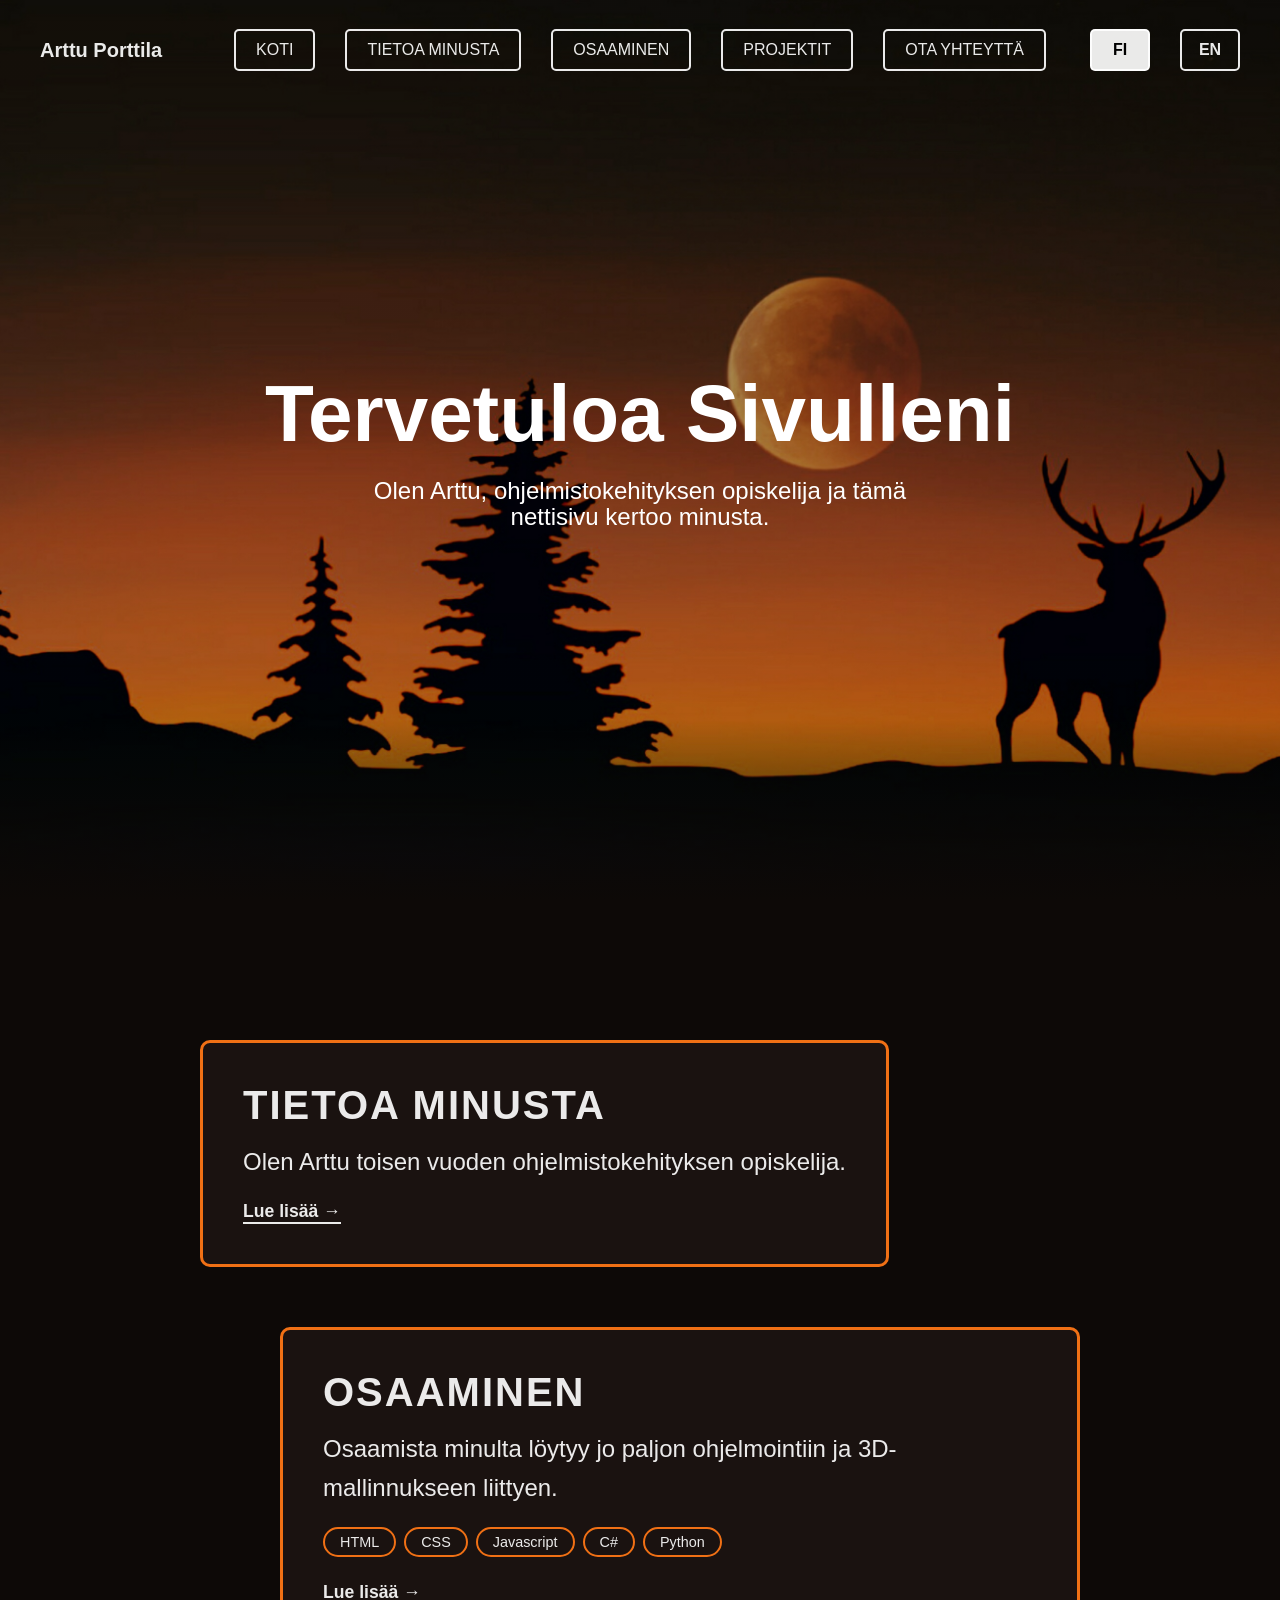
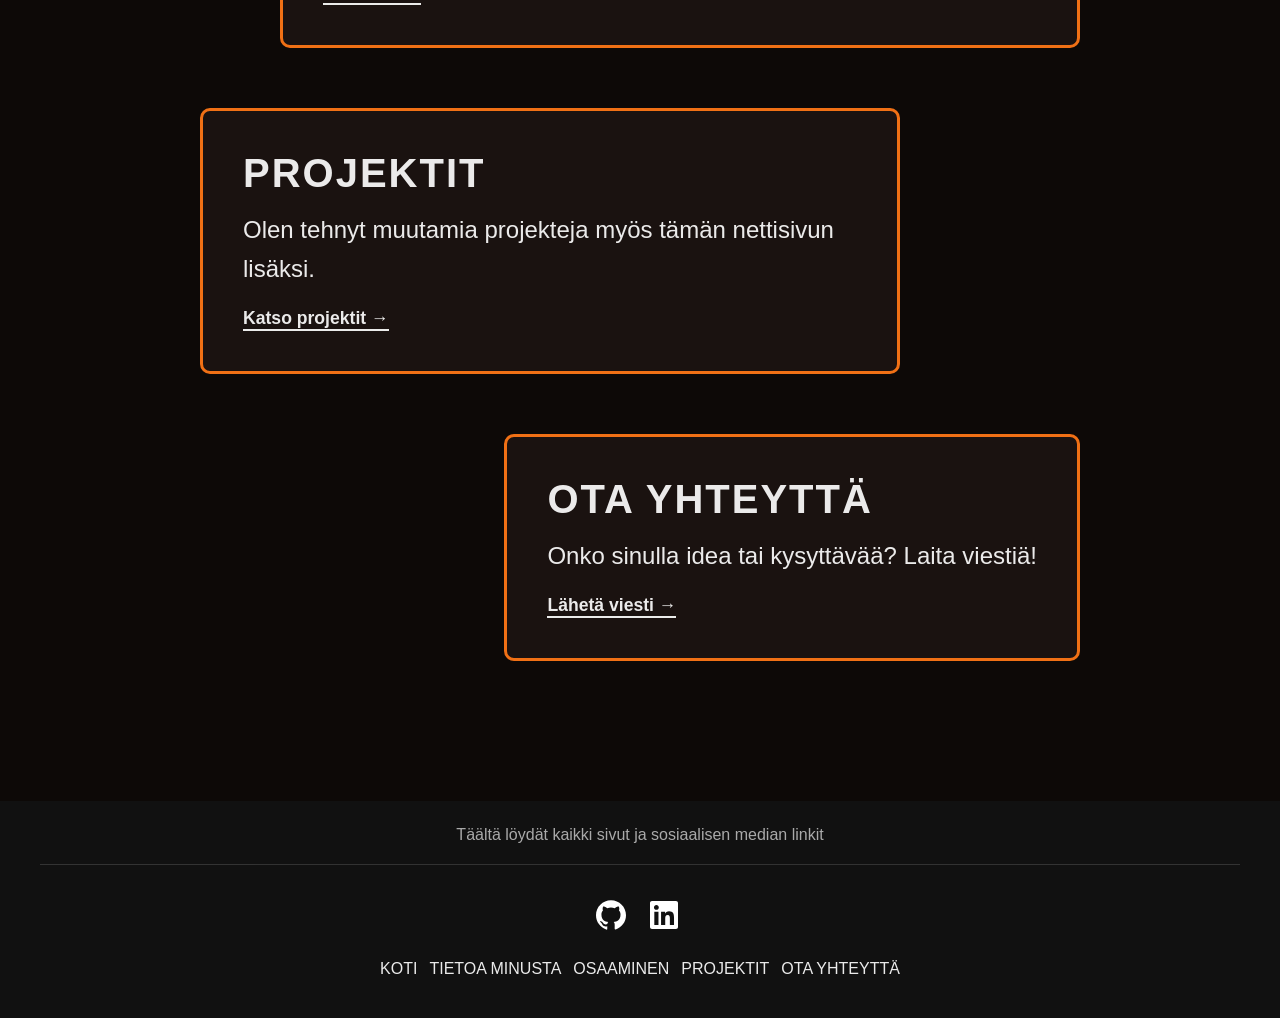
<file: arttuporttila/index.html>
<!DOCTYPE html>
<html lang="fi">
    <head>
        <meta charset="UTF-8">
        <meta name="viewport" content="width=device-width, initial-scale=1.0">
        <link rel="icon" type="image/png" href="pictures/ap_favicon_png2.png">
        <title>Arttu's Homepage</title>
        <link rel="stylesheet" href="style.css">
    </head>
    <body>
        <section>
            <nav class="navbar">
                <a href="index.html" class="logo">Arttu Porttila</a>

                <div class="nav-menu" id="navLinks">
                    <ul class="nav-links">
                        <li><a href="index.html" data-i18n="nav_home">KOTI</a></li>
                        <li><a href="about.html" data-i18n="nav_about">TIETOA MINUSTA</a></li>
                        <li><a href="skills.html" data-i18n="nav_skills">OSAAMINEN</a></li>
                        <li><a href="projects.html" data-i18n="nav_projects">PROJEKTIT</a></li>
                        <li><a href="contact.html" data-i18n="nav_contact">OTA YHTEYTTÄ</a></li>
                    </ul>
                    
                    <div class="lang-switch">
                        <button type="button" data-lang="fi" class="active">FI</button>
                        <button type="button" data-lang="en">EN</button>
                    </div>
                </div>

                <button type="button" class="nav-toggle" id="navToggle" aria-label="Avaa valikko" aria-expanded="false" aria-controls="navLinks">
                    <span></span>
                    <span></span>
                    <span></span>
                </button>
            </nav>
            <div class="nav-backdrop" id="navBackdrop"></div>
        </section>

        <main class="hero">
            <img class="main-picture" src="pictures/1.jpg" alt="Taustakuva">
            <div class="hero-content">
                <h1 data-i18n="hero_title">Tervetuloa Sivulleni</h1>
                <p data-i18n="hero_text">Olen Arttu, ohjelmistokehityksen opiskelija ja tämä sivu kertoo minusta.</p>
            </div>
        </main>

        <section class="cards">
            <article class="card reveal from-left card-left">
                <h4 class="cards-title" data-i18n="card_about_title">TIETOA MINUSTA</h4>
                <p class="cards-text" data-i18n="card_about_text">Olen Arttu toisen vuoden ohjelmistokehityksen opiskelija.</p>
                <a href="about.html" class="card-link" data-i18n="card_about_more">Lue lisää →</a>
            </article>

            <article class="card reveal from-right card-right">
                <h4 class="cards-title" data-i18n="card_skills_title">OSAAMINEN</h4>
                <p class="cards-text" data-i18n="card_skills_text">Osaamista minulta löytyy jo paljon ohjelmointiin ja 3D-mallinnukseen liittyen.</p>
                <ul class="cards-list">
                    <li>HTML</li>
                    <li>CSS</li>
                    <li>Javascript</li>
                    <li>C#</li>
                    <li>Python</li>
                </ul>
                <a href="skills.html" class="card-link" data-i18n="card_skills_more">Katso osaaminen →</a>
            </article>

            <article class="card reveal from-left card-left card-wide">
                <h4 class="cards-title" data-i18n="card_projects_title">PROJEKTIT</h4>
                <p class="cards-text" data-i18n="card_projects_text">Olen tehnyt muutamia projekteja myös tämän nettisivun lisäksi.</p>
                <a href="projects.html" class="card-link" data-i18n="card_projects_more">Katso projektit →</a>
            </article>

            <article class="card reveal from-right card-right">
                <h4 class="cards-title" data-i18n="card_contact_title">OTA YHTEYTTÄ</h4>
                <p class="cards-text" data-i18n="card_contact_text">Onko sinulla idea tai kysyttävää? Laita viestiä!</p>
                <a href="contact.html" class="card-link" data-i18n="card_contact_more">Lähetä viesti →</a>
            </article>
        </section>

        <footer class="footer">
            <p class="footer-text" data-i18n="footer_text">Täältä löydät kaikki sivut ja sosiaalisen median linkit</p>

            <div class="footer-main">
                <ul class="footer-social">
                    <li><a href="https://github.com/arttuporttilagamedev-hue" target="_blank" aria-label="GitHub" rel="noopener">
                        <svg viewBox="0 0 24 24" width="30" height="30" fill="white" aria-hidden="true">
                            <path d="M12 .297c-6.63 0-12 5.373-12 12 0 5.303 3.438 9.8 8.205 11.385.6.113.82-.258.82-.577 0-.285-.01-1.04-.015-2.04-3.338.724-4.042-1.61-4.042-1.61C4.422 18.07 3.633 17.7 3.633 17.7c-1.087-.744.084-.729.084-.729 1.205.084 1.838 1.236 1.838 1.236 1.07 1.835 2.809 1.305 3.495.998.108-.776.417-1.305.76-1.605-2.665-.3-5.466-1.332-5.466-5.93 0-1.31.465-2.38 1.235-3.22-.135-.303-.54-1.523.105-3.176 0 0 1.005-.322 3.3 1.23.96-.267 1.98-.399 3-.405 1.02.006 2.04.138 3 .405 2.28-1.552 3.285-1.23 3.285-1.23.645 1.653.24 2.873.12 3.176.765.84 1.23 1.91 1.23 3.22 0 4.61-2.805 5.625-5.475 5.92.42.36.81 1.096.81 2.22 0 1.606-.015 2.896-.015 3.286 0 .315.21.69.825.57C20.565 22.092 24 17.592 24 12.297c0-6.627-5.373-12-12-12"/>
                        </svg>
                        </a>
                    </li>
                    <li><a href="https://fi.linkedin.com/in/arttu-porttila-319a04383" target="_blank" aria-label="LinkedIn" rel="noopener">
                        <svg xmlns="http://www.w3.org/2000/svg" viewBox="0 0 640 640" width="40" height="40" fill="white" aria-hidden="true">
                            <path d="M512 96L127.9 96C110.3 96 96 110.5 96 128.3L96 511.7C96 529.5 110.3 544 127.9 544L512 544C529.6 544 544 529.5 544 511.7L544 128.3C544 110.5 529.6 96 512 96zM231.4 480L165 480L165 266.2L231.5 266.2L231.5 480L231.4 480zM198.2 160C219.5 160 236.7 177.2 236.7 198.5C236.7 219.8 219.5 237 198.2 237C176.9 237 159.7 219.8 159.7 198.5C159.7 177.2 176.9 160 198.2 160zM480.3 480L413.9 480L413.9 376C413.9 351.2 413.4 319.3 379.4 319.3C344.8 319.3 339.5 346.3 339.5 374.2L339.5 480L273.1 480L273.1 266.2L336.8 266.2L336.8 295.4L337.7 295.4C346.6 278.6 368.3 260.9 400.6 260.9C467.8 260.9 480.3 305.2 480.3 362.8L480.3 480z"/>
                        </svg>
                        </a>
                    </li>
                </ul>

                <ul class="footer-links">
                    <li><a href="index.html" data-i18n="footer_home">KOTI</a></li>
                    <li><a href="about.html" data-i18n="footer_about">TIETOA MINUSTA</a></li>
                    <li><a href="skills.html" data-i18n="footer_skills">OSAAMINEN</a></li>
                    <li><a href="projects.html" data-i18n="footer_projects">PROJEKTIT</a></li>
                    <li><a href="contact.html" data-i18n="footer_contact">OTA YHTEYTTÄ</a></li>
                </ul>
            </div>
        </footer>

        <script src="lang.js"></script>
        <script src="nav.js"></script>
        <script src="main.js"></script>
        <script>initReveal(".reveal", { threshold: 0.2 });</script>
    </body>
</html>
</file>
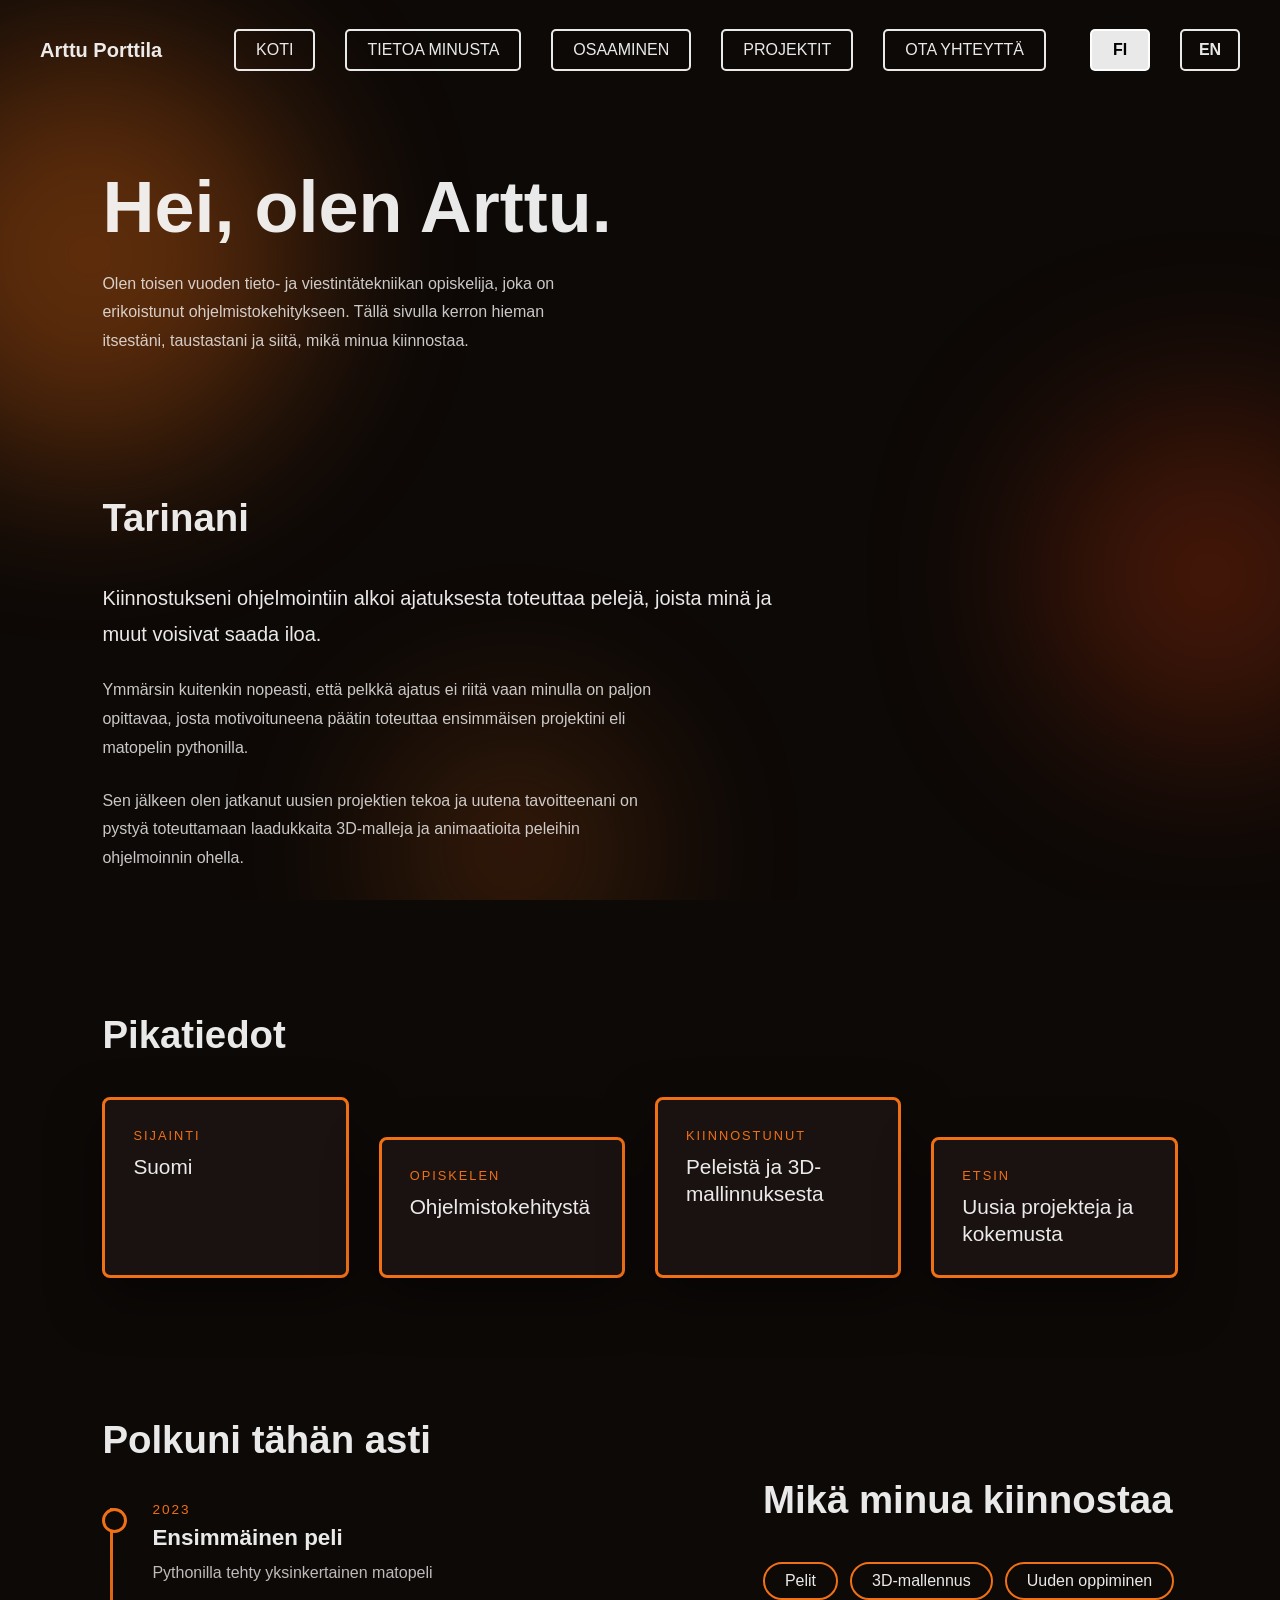
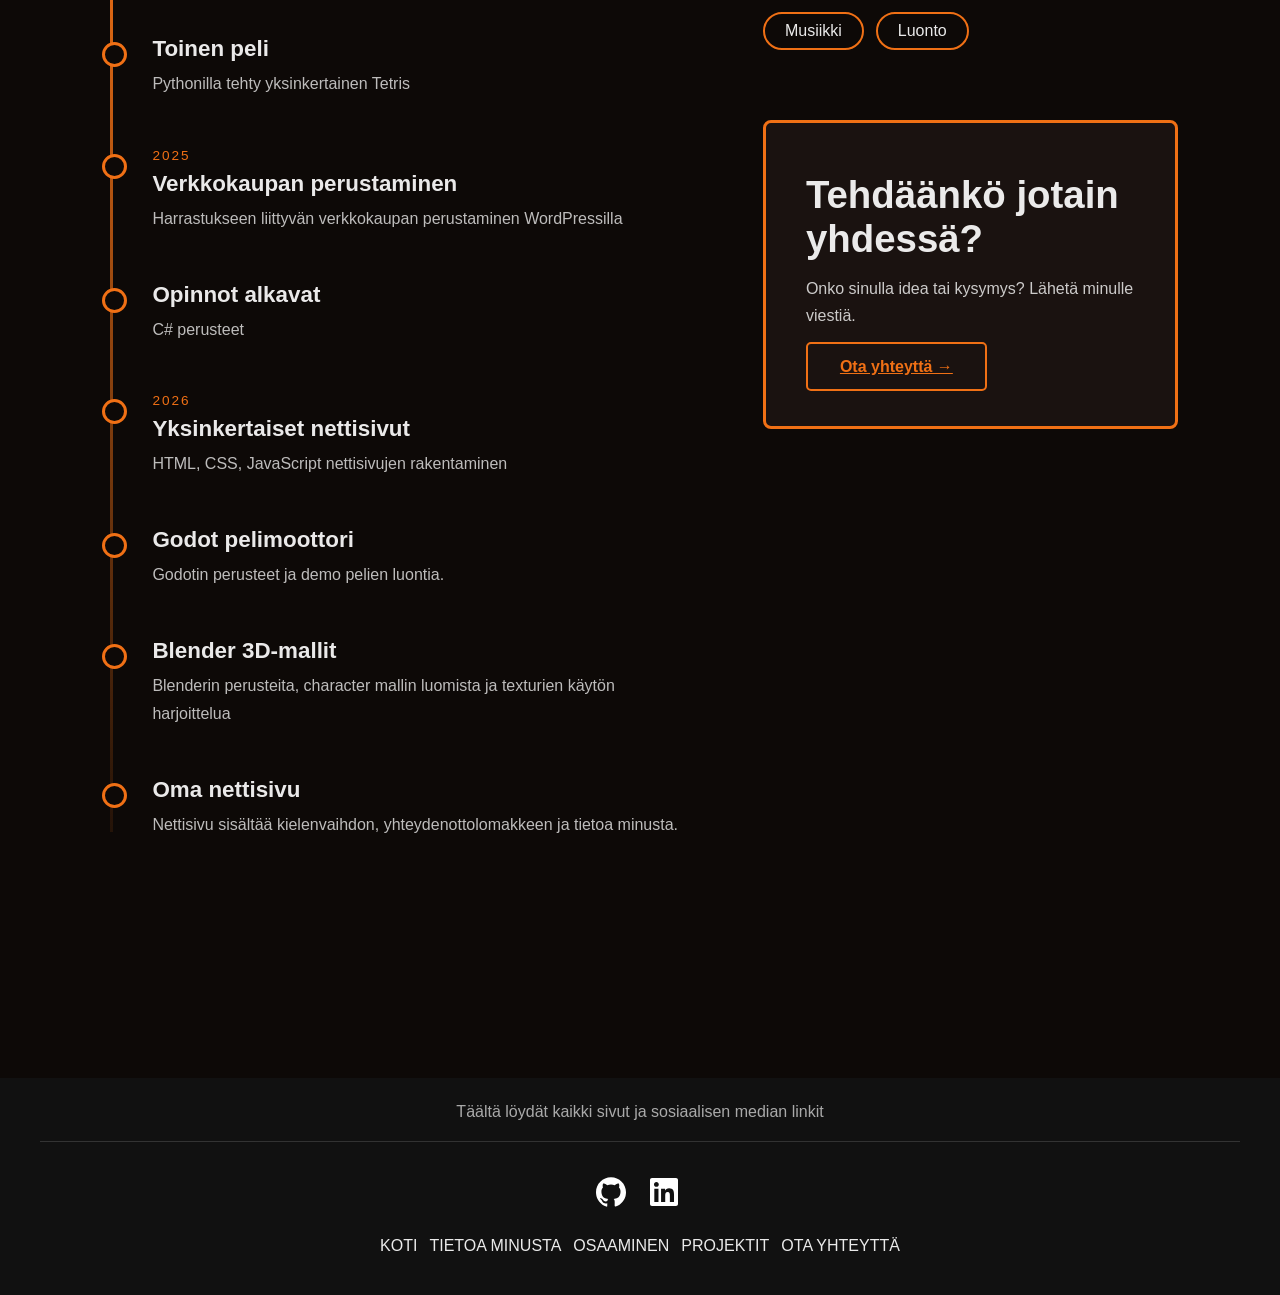
<file: arttuporttila/about.html>
<!DOCTYPE html>
<html lang="fi">
<head>
    <meta charset="UTF-8">
    <meta name="viewport" content="width=device-width, initial-scale=1.0">
    <title>Tietoa minusta Arttu Porttila</title>
    <link rel="stylesheet" href="style.css">
</head>
    <body>
    
        <div class="bg-orbs" aria-hidden="true">
            <div class="orb orb-1" data-speed="0.15"><div class="orb-inner"></div></div>
            <div class="orb orb-2" data-speed="-0.1"><div class="orb-inner"></div></div>
            <div class="orb orb-3" data-speed="0.22"><div class="orb-inner"></div></div>
        </div>
    
        <section>
            <nav class="navbar">
                <a href="index.html" class="logo">Arttu Porttila</a>

                <div class="nav-menu" id="navLinks">
                    <ul class="nav-links">
                        <li><a href="index.html" data-i18n="nav_home">KOTI</a></li>
                        <li><a href="about.html" data-i18n="nav_about">TIETOA MINUSTA</a></li>
                        <li><a href="skills.html" data-i18n="nav_skills">OSAAMINEN</a></li>
                        <li><a href="projects.html" data-i18n="nav_projects">PROJEKTIT</a></li>
                        <li><a href="contact.html" data-i18n="nav_contact">OTA YHTEYTTÄ</a></li>
                    </ul>
                    
                    <div class="lang-switch">
                        <button type="button" data-lang="fi" class="active">FI</button>
                        <button type="button" data-lang="en">EN</button>
                    </div>
                </div>

                <button type="button" class="nav-toggle" id="navToggle" aria-label="Avaa valikko" aria-expanded="false" aria-controls="navLinks">
                    <span></span>
                    <span></span>
                    <span></span>
                </button>
            </nav>
            <div class="nav-backdrop" id="navBackdrop"></div>
        </section>
    
        <main class="about-page">
            <header class="page-hero">
                <div class="reveal from-left">
                    <h1 data-i18n="about_title">Hei, olen Arttu.</h1>
                    <p data-i18n="about_intro">Olen toisen vuoden tieto- ja viestintätekniikan opiskelija, joka on erikoistunut ohjelmistokehitykseen. Tällä sivulla kerron hieman itsestäni, taustastani ja siitä, mikä minua kiinnostaa.</p>
                </div>
            </header>
    
            <!-- Tarina -->
            <section class="story">
                <h2 class="section-title reveal" data-i18n="about_story_title">Tarinani</h2>
                <div class="story-text reveal">
                    <p data-i18n="about_story1">Kiinnostukseni ohjelmointiin alkoi ajatuksesta toteuttaa pelejä, joista minä ja muut voisivat saada iloa.</p>
                    <p data-i18n="about_story2">Ymmärsin kuitenkin nopeasti, että pelkkä ajatus ei riitä vaan minulla on paljon opittavaa, josta motivoituneena päätin toteuttaa ensimmäisen projektini eli matopelin pythonilla.</p>
                    <p data-i18n="about_story3">Sen jälkeen olen jatkanut uusien projektien tekoa ja uutena tavoitteenani on pystyä toteuttamaan laadukkaita 3D-malleja ja animaatioita peleihin ohjelmoinnin ohella.</p>
                </div>
            </section>
    
            <!-- Luodaan JavaScriptillä -->
            <section class="facts">
                <h2 class="section-title reveal" data-i18n="about_facts_title">Faktat</h2>
                <div class="fact-grid" id="factGrid"></div>
            </section>
            
            <div class="timeline-layout">

                 <!-- Luodaan JavaScriptillä -->
                <section class="timeline-section">
                    <h2 class="section-title reveal" data-i18n="about_timeline_title">Polkuni tähän asti</h2>
                    <div class="timeline reveal" id="timeline"></div>
                </section>

                <div class="timeline-right">
                    <!-- Luodaan JavaScriptillä -->
                    <section class="interests">
                        <h2 class="section-title reveal" data-i18n="about_interests_title">Mikä minua kiinnostaa</h2>
                        <ul class="chips" id="interestList"></ul>
                    </section>
            
                    <!-- Ota yhteyttä -->
                    <section class="cta reveal from-right">
                        <h2 data-i18n="about_cta_title">Tehdäänkö jotain yhdessä?</h2>
                        <p data-i18n="about_cta_text">Onko sinulla idea tai kysymys? Lähetä minulle viestiä.</p>
                        <a href="contact.html" class="submit-btn" data-i18n="about_cta_btn">Ota yhteyttä →</a>
                    </section>
                </div>

            </div>
        </main>
    
        <footer class="footer">
            <p class="footer-text" data-i18n="footer_text">Täältä löydät kaikki sivut ja sosiaalisen median linkit</p>
            
            <div class="footer-main">
                <ul class="footer-social">
                    <li><a href="https://github.com/arttuporttilagamedev-hue" target="_blank" aria-label="GitHub" rel="noopener">
                        <svg viewBox="0 0 24 24" width="30" height="30" fill="white" aria-hidden="true">
                            <path d="M12 .297c-6.63 0-12 5.373-12 12 0 5.303 3.438 9.8 8.205 11.385.6.113.82-.258.82-.577 0-.285-.01-1.04-.015-2.04-3.338.724-4.042-1.61-4.042-1.61C4.422 18.07 3.633 17.7 3.633 17.7c-1.087-.744.084-.729.084-.729 1.205.084 1.838 1.236 1.838 1.236 1.07 1.835 2.809 1.305 3.495.998.108-.776.417-1.305.76-1.605-2.665-.3-5.466-1.332-5.466-5.93 0-1.31.465-2.38 1.235-3.22-.135-.303-.54-1.523.105-3.176 0 0 1.005-.322 3.3 1.23.96-.267 1.98-.399 3-.405 1.02.006 2.04.138 3 .405 2.28-1.552 3.285-1.23 3.285-1.23.645 1.653.24 2.873.12 3.176.765.84 1.23 1.91 1.23 3.22 0 4.61-2.805 5.625-5.475 5.92.42.36.81 1.096.81 2.22 0 1.606-.015 2.896-.015 3.286 0 .315.21.69.825.57C20.565 22.092 24 17.592 24 12.297c0-6.627-5.373-12-12-12"/>
                        </svg>
                        </a>
                    </li>
                    <li><a href="https://fi.linkedin.com/in/arttu-porttila-319a04383" target="_blank" aria-label="LinkedIn" rel="noopener">
                        <svg xmlns="http://www.w3.org/2000/svg" viewBox="0 0 640 640" width="40" height="40" fill="white" aria-hidden="true">
                            <path d="M512 96L127.9 96C110.3 96 96 110.5 96 128.3L96 511.7C96 529.5 110.3 544 127.9 544L512 544C529.6 544 544 529.5 544 511.7L544 128.3C544 110.5 529.6 96 512 96zM231.4 480L165 480L165 266.2L231.5 266.2L231.5 480L231.4 480zM198.2 160C219.5 160 236.7 177.2 236.7 198.5C236.7 219.8 219.5 237 198.2 237C176.9 237 159.7 219.8 159.7 198.5C159.7 177.2 176.9 160 198.2 160zM480.3 480L413.9 480L413.9 376C413.9 351.2 413.4 319.3 379.4 319.3C344.8 319.3 339.5 346.3 339.5 374.2L339.5 480L273.1 480L273.1 266.2L336.8 266.2L336.8 295.4L337.7 295.4C346.6 278.6 368.3 260.9 400.6 260.9C467.8 260.9 480.3 305.2 480.3 362.8L480.3 480z"/>
                        </svg>
                        </a>
                    </li>
                </ul>

                <ul class="footer-links">
                    <li><a href="index.html" data-i18n="nav_home">KOTI</a></li>
                    <li><a href="about.html" data-i18n="nav_about">TIETOA MINUSTA</a></li>
                    <li><a href="skills.html" data-i18n="nav_skills">OSAAMINEN</a></li>
                    <li><a href="projects.html" data-i18n="nav_projects">PROJEKTIT</a></li>
                    <li><a href="contact.html" data-i18n="nav_contact">OTA YHTEYTTÄ</a></li>
                </ul>
            </div>
        </footer>
    
        <script src="lang.js"></script>
        <script src="nav.js"></script>
        <script src="main.js"></script>
        <script>
            const facts = [
                { label: { fi: "Sijainti", en: "Location" },
                value: { fi: "Suomi", en: "Finland" } },
                { label: { fi: "Opiskelen", en: "Studying" },
                value: { fi: "Ohjelmistokehitystä", en: "Software development" } },
                { label: { fi: "Kiinnostunut", en: "Interested" },
                value: { fi: "Peleistä ja 3D-mallinnuksesta", en: "On Games and 3D Modeling" } },
                { label: { fi: "Etsin", en: "Looking for" },
                value: { fi: "Uusia projekteja ja kokemusta", en: "New projects and experience" } }
            ];

            const timeline = [
                { year: "2023",
                title: { fi: "Ensimmäinen peli", en: "First game" },
                text:  { fi: "Pythonilla tehty yksinkertainen matopeli", en: "A simple Snake game made with Python" }, },
                
                { year: "",
                title: { fi: "Toinen peli", en: "Second game" },
                text:  { fi: "Pythonilla tehty yksinkertainen Tetris", en: "A simple Tetris game built with Python" }, },

                { year: "2025",
                title: { fi: "Verkkokaupan perustaminen", en: "Setting up an online store" },
                text:  { fi: "Harrastukseen liittyvän verkkokaupan perustaminen WordPressilla", en: "Setting up a hobby-related online store using WordPress" } },

                { year: "",
                title: { fi: "Opinnot alkavat", en: "Studies begin" },
                text:  { fi: "C# perusteet", en: "C# Basics" } },

                { year: "2026",
                title: { fi: "Yksinkertaiset nettisivut", en: "Simple websites" },
                text:  { fi: "HTML, CSS, JavaScript nettisivujen rakentaminen", en: "Building websites with HTML, CSS, and JavaScript" } },

                { year: "",
                title: { fi: "Godot pelimoottori", en: "Godot game engine" },
                text:  { fi: "Godotin perusteet ja demo pelien luontia.", en: "Godot basics and a game creation demo." } },

                { year: "",
                title: { fi: "Blender 3D-mallit", en: "Blender 3D Models" },
                text:  { fi: "Blenderin perusteita, character mallin luomista ja texturien käytön harjoittelua", en: "Blender basics, creating a character model, and practicing the use of textures." } },

                { year: "",
                title: { fi: "Oma nettisivu", en: "My own website" },
                text:  { fi: "Nettisivu sisältää kielenvaihdon, yhteydenottolomakkeen ja tietoa minusta.", en: "The website includes a language switcher, a contact form, and information about me." } }
            ];
    
            const interests = [
                { fi: "Pelit", en: "Games" },
                { fi: "3D-mallennus", en: "3D-modeling" },
                { fi: "Uuden oppiminen", en: "Learning new things" },
                { fi: "Musiikki", en: "Music" },
                { fi: "Luonto", en: "Nature" }
            ];
    
            /*Faktat*/
            const factGrid = document.getElementById("factGrid");
    
            facts.forEach((f, i) => {
                const wrap = el("div", "fact-wrap reveal");
                wrap.style.transitionDelay = (i * 0.1) + "s";
    
                const box = el("div", "fact");
                box.append(
                    bilingual(el("span", "fact-label"), f.label),
                    bilingual(el("p", "fact-value"), f.value)
                );
    
                wrap.appendChild(box);
                factGrid.appendChild(wrap);
            });
    
            /*Aikajana*/
            const timelineEl = document.getElementById("timeline");
    
            timeline.forEach(item => {
                const row = el("div", "timeline-item");
                row.append(
                    el("span", "timeline-year", item.year),
                    bilingual(el("h3"), item.title),
                    bilingual(el("p"), item.text)
                );
                timelineEl.appendChild(row);
            });
    
            /*Kiinnostuksen kohteet*/
            const interestList = document.getElementById("interestList");
    
            interests.forEach((item, i) => {
                const li = bilingual(el("li"), item);
                li.style.transitionDelay = (0.2 + i * 0.08) + "s";
                interestList.appendChild(li);
            });
    
            interestList.classList.add("reveal");
    
            initReveal(".reveal", { threshold: 0.15 });
            setLanguage(currentLang);
        </script>
    </body>
</html>
</file>
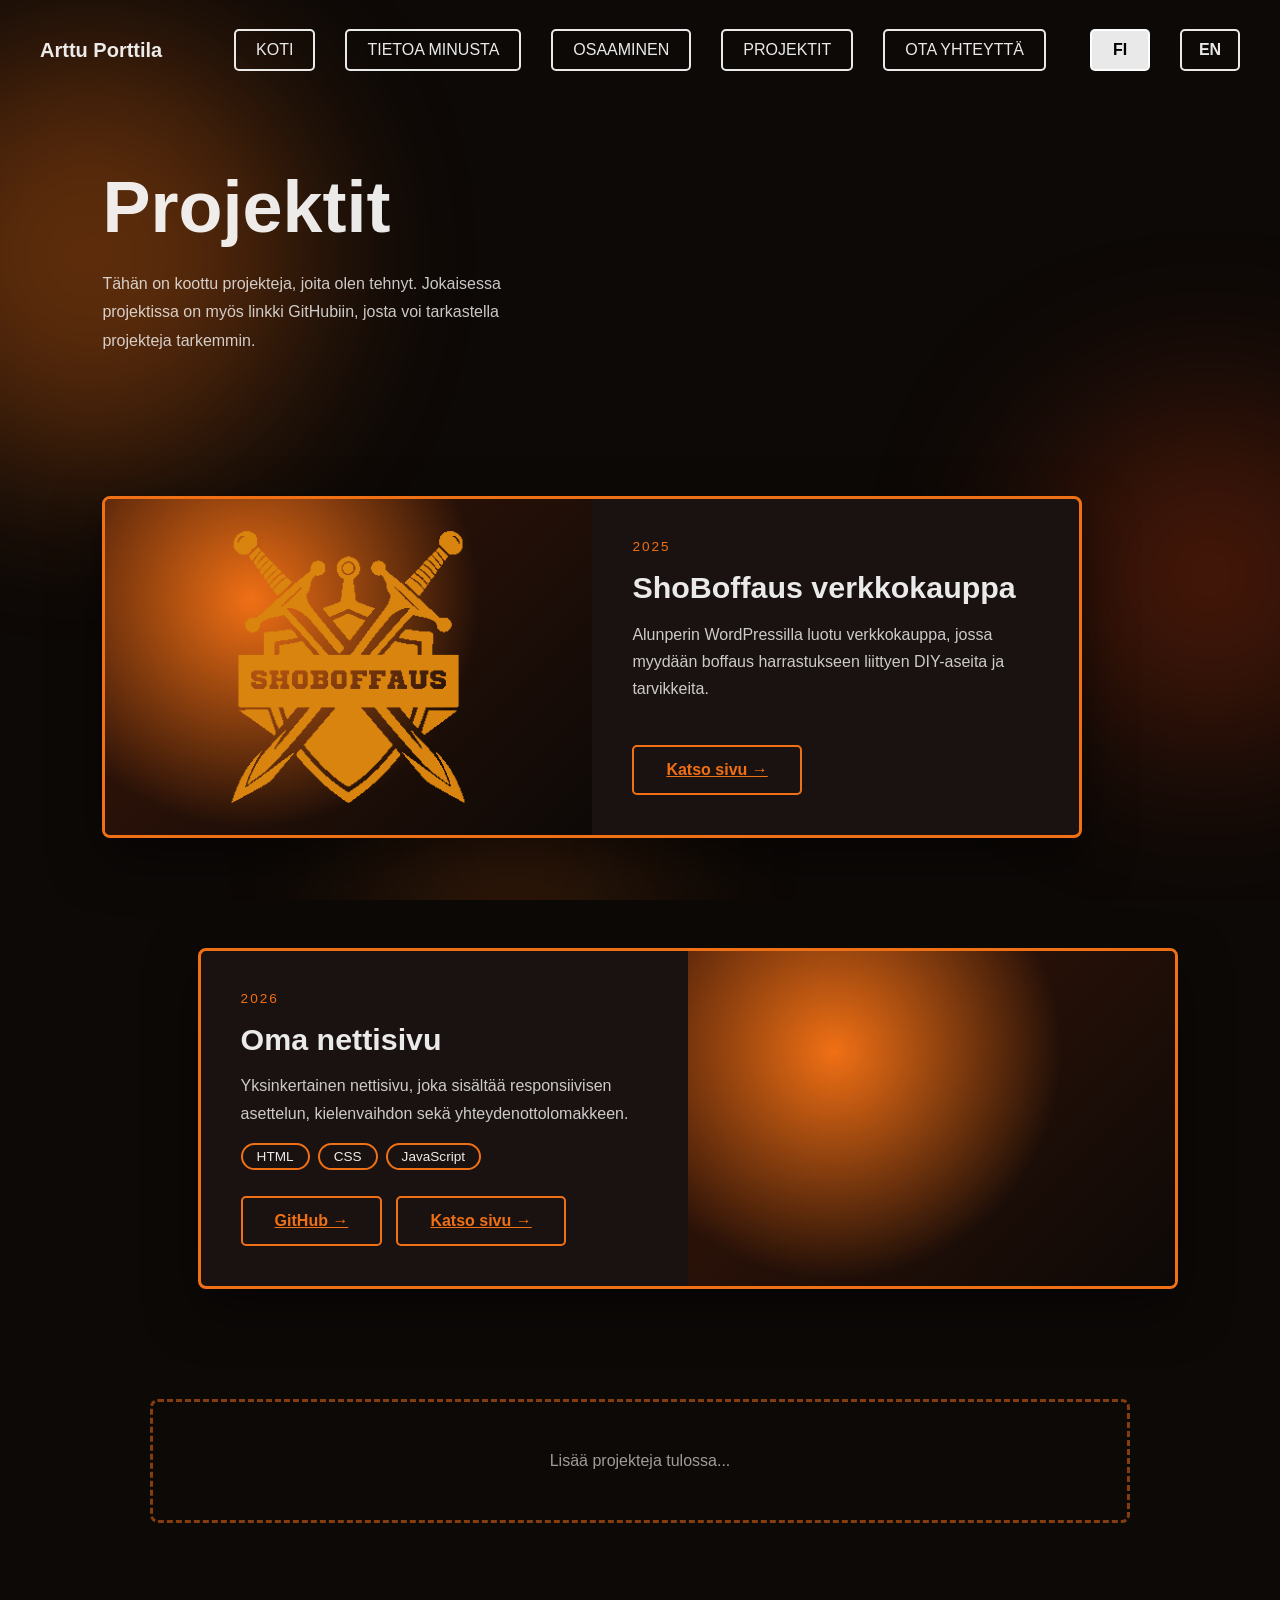
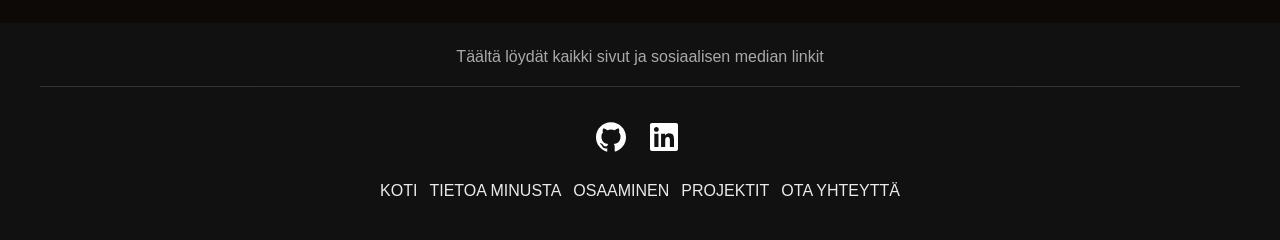
<file: arttuporttila/projects.html>
<!DOCTYPE html>
<html lang="fi">
    <head>
        <meta charset="UTF-8">
        <meta name="viewport" content="width=device-width, initial-scale=1.0">
        <title>Projektit Arttu Porttila</title>
        <link rel="stylesheet" href="style.css">
    </head>
    <body>
        <div class="bg-orbs" aria-hidden="true">
            <div class="orb orb-1" data-speed="0.15"><div class="orb-inner"></div></div>
            <div class="orb orb-2" data-speed="-0.1"><div class="orb-inner"></div></div>
            <div class="orb orb-3" data-speed="0.22"><div class="orb-inner"></div></div>
        </div>

        <section>
            <nav class="navbar">
                <a href="index.html" class="logo">Arttu Porttila</a>

                <div class="nav-menu" id="navLinks">
                    <ul class="nav-links">
                        <li><a href="index.html" data-i18n="nav_home">KOTI</a></li>
                        <li><a href="about.html" data-i18n="nav_about">TIETOA MINUSTA</a></li>
                        <li><a href="skills.html" data-i18n="nav_skills">OSAAMINEN</a></li>
                        <li><a href="projects.html" data-i18n="nav_projects">PROJEKTIT</a></li>
                        <li><a href="contact.html" data-i18n="nav_contact">OTA YHTEYTTÄ</a></li>
                    </ul>
                    
                    <div class="lang-switch">
                        <button type="button" data-lang="fi" class="active">FI</button>
                        <button type="button" data-lang="en">EN</button>
                    </div>
                </div>

                <button type="button" class="nav-toggle" id="navToggle" aria-label="Avaa valikko" aria-expanded="false" aria-controls="navLinks">
                    <span></span>
                    <span></span>
                    <span></span>
                </button>
            </nav>
            <div class="nav-backdrop" id="navBackdrop"></div>
        </section>
    
        <main class="projects-page">
            <header class="page-hero">
                <div class="reveal from-left">
                    <h1 data-i18n="projects_title">Projektit</h1>
                    <p data-i18n="projects_intro">Tähän on koottu projekteja, joita olen tehnyt. Jokaisen koodin löydät GitHubista.</p>
                </div>
            </header>
    
            <!-- Luodaan javascriptilla -->
            <div class="project-list" id="projectList"></div>
        </main>
    
        <footer class="footer">
            <p class="footer-text" data-i18n="footer_text">Täältä löydät kaikki sivut ja sosiaalisen median linkit</p>
    
            <div class="footer-main">
                <ul class="footer-social">
                    <li><a href="https://github.com/arttuporttilagamedev-hue" target="_blank" aria-label="GitHub" rel="noopener">
                        <svg viewBox="0 0 24 24" width="30" height="30" fill="white" aria-hidden="true">
                            <path d="M12 .297c-6.63 0-12 5.373-12 12 0 5.303 3.438 9.8 8.205 11.385.6.113.82-.258.82-.577 0-.285-.01-1.04-.015-2.04-3.338.724-4.042-1.61-4.042-1.61C4.422 18.07 3.633 17.7 3.633 17.7c-1.087-.744.084-.729.084-.729 1.205.084 1.838 1.236 1.838 1.236 1.07 1.835 2.809 1.305 3.495.998.108-.776.417-1.305.76-1.605-2.665-.3-5.466-1.332-5.466-5.93 0-1.31.465-2.38 1.235-3.22-.135-.303-.54-1.523.105-3.176 0 0 1.005-.322 3.3 1.23.96-.267 1.98-.399 3-.405 1.02.006 2.04.138 3 .405 2.28-1.552 3.285-1.23 3.285-1.23.645 1.653.24 2.873.12 3.176.765.84 1.23 1.91 1.23 3.22 0 4.61-2.805 5.625-5.475 5.92.42.36.81 1.096.81 2.22 0 1.606-.015 2.896-.015 3.286 0 .315.21.69.825.57C20.565 22.092 24 17.592 24 12.297c0-6.627-5.373-12-12-12"/>
                        </svg>
                        </a>
                    </li>
                    <li><a href="https://fi.linkedin.com/in/arttu-porttila-319a04383" target="_blank" aria-label="LinkedIn" rel="noopener">
                        <svg xmlns="http://www.w3.org/2000/svg" viewBox="0 0 640 640" width="40" height="40" fill="white" aria-hidden="true">
                            <path d="M512 96L127.9 96C110.3 96 96 110.5 96 128.3L96 511.7C96 529.5 110.3 544 127.9 544L512 544C529.6 544 544 529.5 544 511.7L544 128.3C544 110.5 529.6 96 512 96zM231.4 480L165 480L165 266.2L231.5 266.2L231.5 480L231.4 480zM198.2 160C219.5 160 236.7 177.2 236.7 198.5C236.7 219.8 219.5 237 198.2 237C176.9 237 159.7 219.8 159.7 198.5C159.7 177.2 176.9 160 198.2 160zM480.3 480L413.9 480L413.9 376C413.9 351.2 413.4 319.3 379.4 319.3C344.8 319.3 339.5 346.3 339.5 374.2L339.5 480L273.1 480L273.1 266.2L336.8 266.2L336.8 295.4L337.7 295.4C346.6 278.6 368.3 260.9 400.6 260.9C467.8 260.9 480.3 305.2 480.3 362.8L480.3 480z"/>
                        </svg>
                        </a>
                    </li>
                </ul>

                <ul class="footer-links">
                    <li><a href="index.html" data-i18n="footer_home">KOTI</a></li>
                    <li><a href="about.html" data-i18n="footer_about">TIETOA MINUSTA</a></li>
                    <li><a href="skills.html" data-i18n="footer_skills">OSAAMINEN</a></li>
                    <li><a href="projects.html" data-i18n="footer_projects">PROJEKTIT</a></li>
                    <li><a href="contact.html" data-i18n="footer_contact">OTA YHTEYTTÄ</a></li>
                </ul>
            </div>
        </footer>
        
        <script src="lang.js"></script>
        <script src="nav.js"></script>
        <script src="main.js"></script>
        <script>
            const projects = [
                {
                    title: "ShoBoffaus verkkokauppa",
                    year: "2025",
                    description: {
                        fi: "Alunperin WordPressilla luotu verkkokauppa, jossa myydään boffaus harrastukseen liittyen DIY-aseita ja tarvikkeita.",
                        en: "An online store originally built using WordPress, selling DIY weapons and accessories for the hobby of boffering."
                    },
                    demo: "https://shoboffaus.fi/",
                    image: "pictures/Shoboffaus 2 orange.png"
                },

                {
                    title: "Oma nettisivu",
                    year: "2026",
                    description: {
                        fi: "Yksinkertainen nettisivu, joka sisältää responsiivisen asettelun, kielenvaihdon sekä yhteydenottolomakkeen.",
                        en: "A simple website featuring a responsive layout, language switching, and a contact form."
                    },
                    tags: ["HTML", "CSS", "JavaScript"],
                    github: "https://github.com/arttuporttilagamedev-hue/Arttu-Porttila-Website",
                    demo: "https://arttuporttila.com",
                }
            ];
    
            const list = document.getElementById("projectList");
    
            /*Korttien luonti*/
            function el(tag, className, text) {
                const node = document.createElement(tag);
                if (className) node.className = className;
                if (text !== undefined) node.textContent = text;
                return node;
            }
    
            function makeLink(href, i18nKey) {
                const a = el("a", "submit-btn");
                a.href = href;
                a.target = "_blank";
                a.rel = "noopener";
                a.dataset.i18n = i18nKey;
                return a;
            }
    
            projects.forEach((p, index) => {
                const wrapper = el("article", "project");
                const card = el("div", "project-card");
    
                // Kuva-alue
                const media = el("div", "project-media");
                if (p.image) {
                    const img = el("img");
                    img.src = p.image;
                    img.alt = p.title;
                    img.loading = "lazy";
                    media.appendChild(img);
                }
    
                // Tekstialue
                const body = el("div", "project-body");
                body.appendChild(el("span", "project-year", p.year));
                body.appendChild(el("h2", "project-title", p.title));
    
                const desc = el("p", "project-desc");
                desc.dataset.projectIndex = index;
                body.appendChild(desc);
    
                const tags = el("ul", "project-tags");
                (p.tags || []).forEach((tag, i) => {
                    const li = el("li", "", tag);
                    li.style.transitionDelay = (0.4 + i * 0.1) + "s";
                    tags.appendChild(li);
                });
                body.appendChild(tags);
    
                const links = el("div", "project-links");
                if (p.github) links.appendChild(makeLink(p.github, "btn_github"));
                if (p.demo)   links.appendChild(makeLink(p.demo, "btn_demo"));
                body.appendChild(links);
    
                card.append(media, body);
                wrapper.appendChild(card);
                list.appendChild(wrapper);
            });
    
            // "Lisää tulossa" -kortti
            const soon = el("div", "project-soon");
            soon.dataset.i18n = "soon";
            list.appendChild(soon);
    
            function updateProjectTexts() {
                document.querySelectorAll("[data-project-index]").forEach(node => {
                    const p = projects[node.dataset.projectIndex];
                    node.textContent = p.description[currentLang] || p.description.fi;
                });
            }

            document.addEventListener("languagechange", updateProjectTexts);

            initReveal(".reveal, .project");
            setLanguage(currentLang);
        </script>
    </body>
</html>
</file>
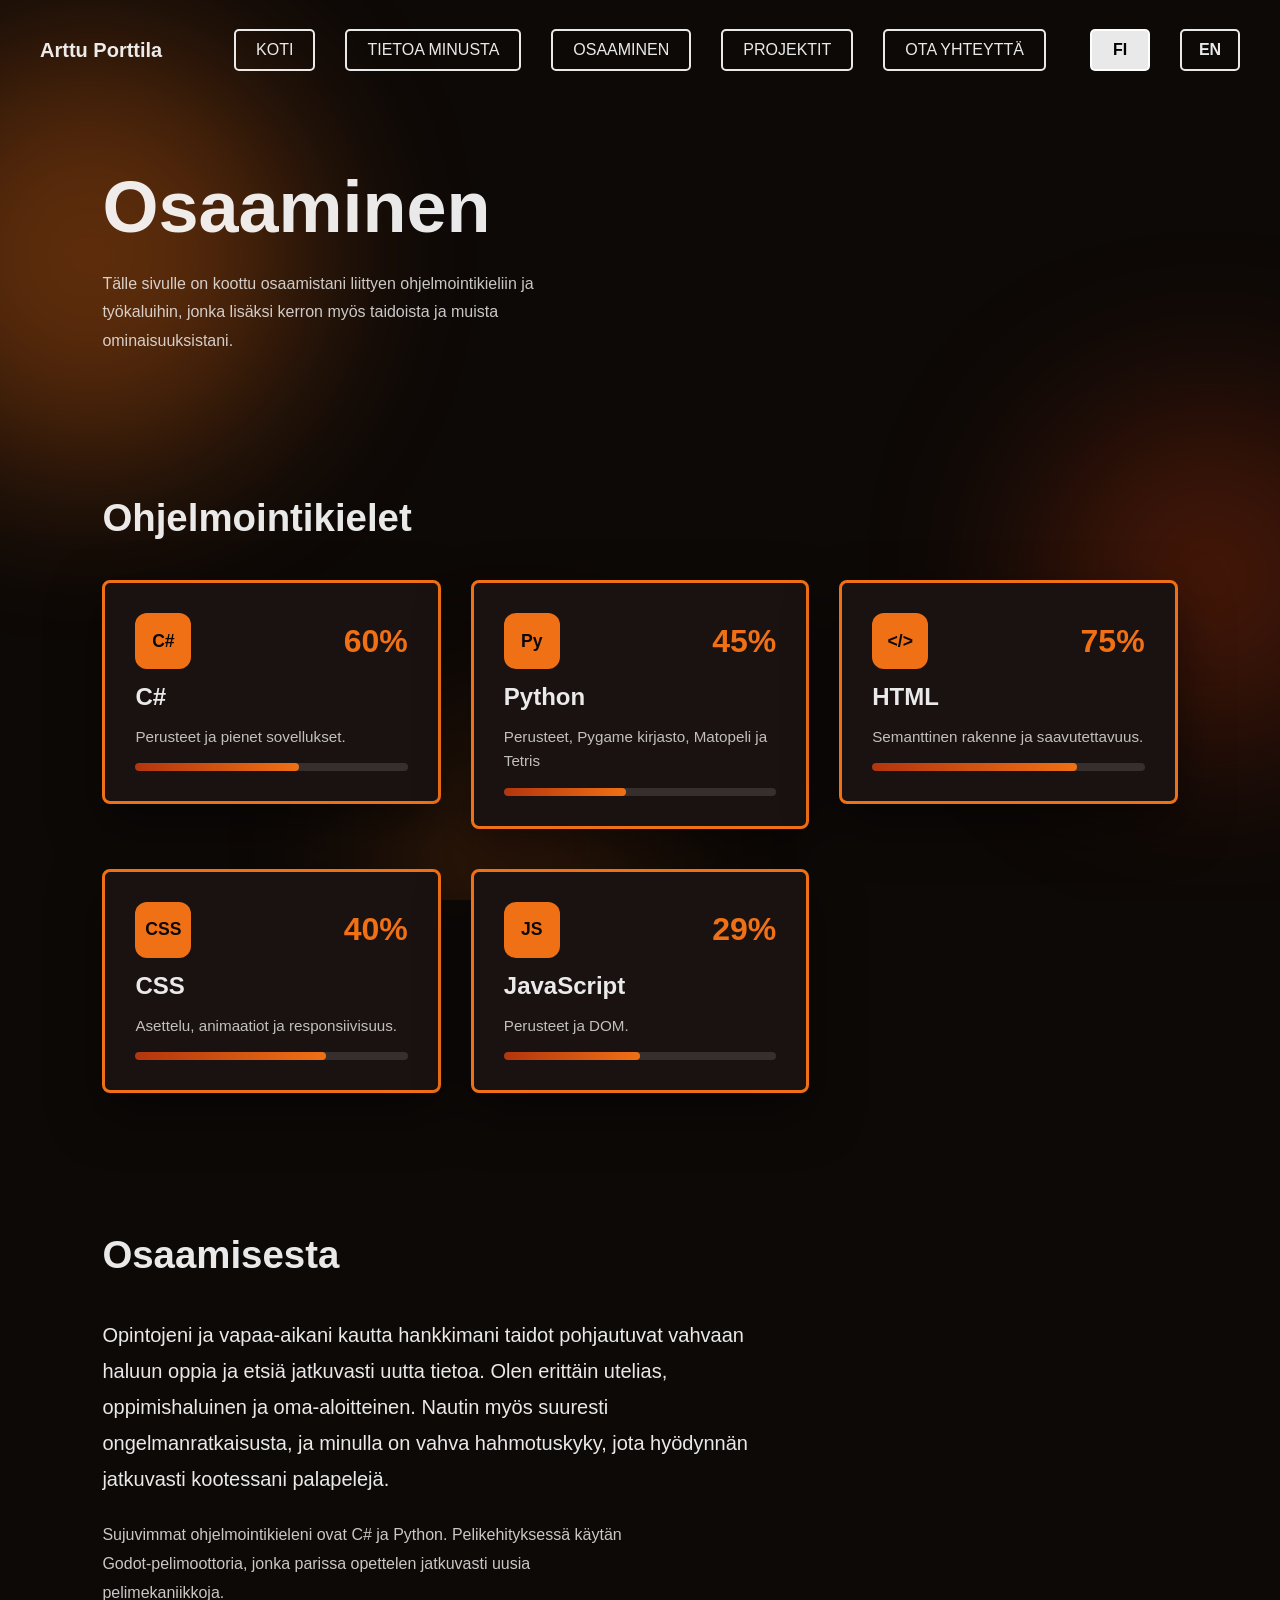
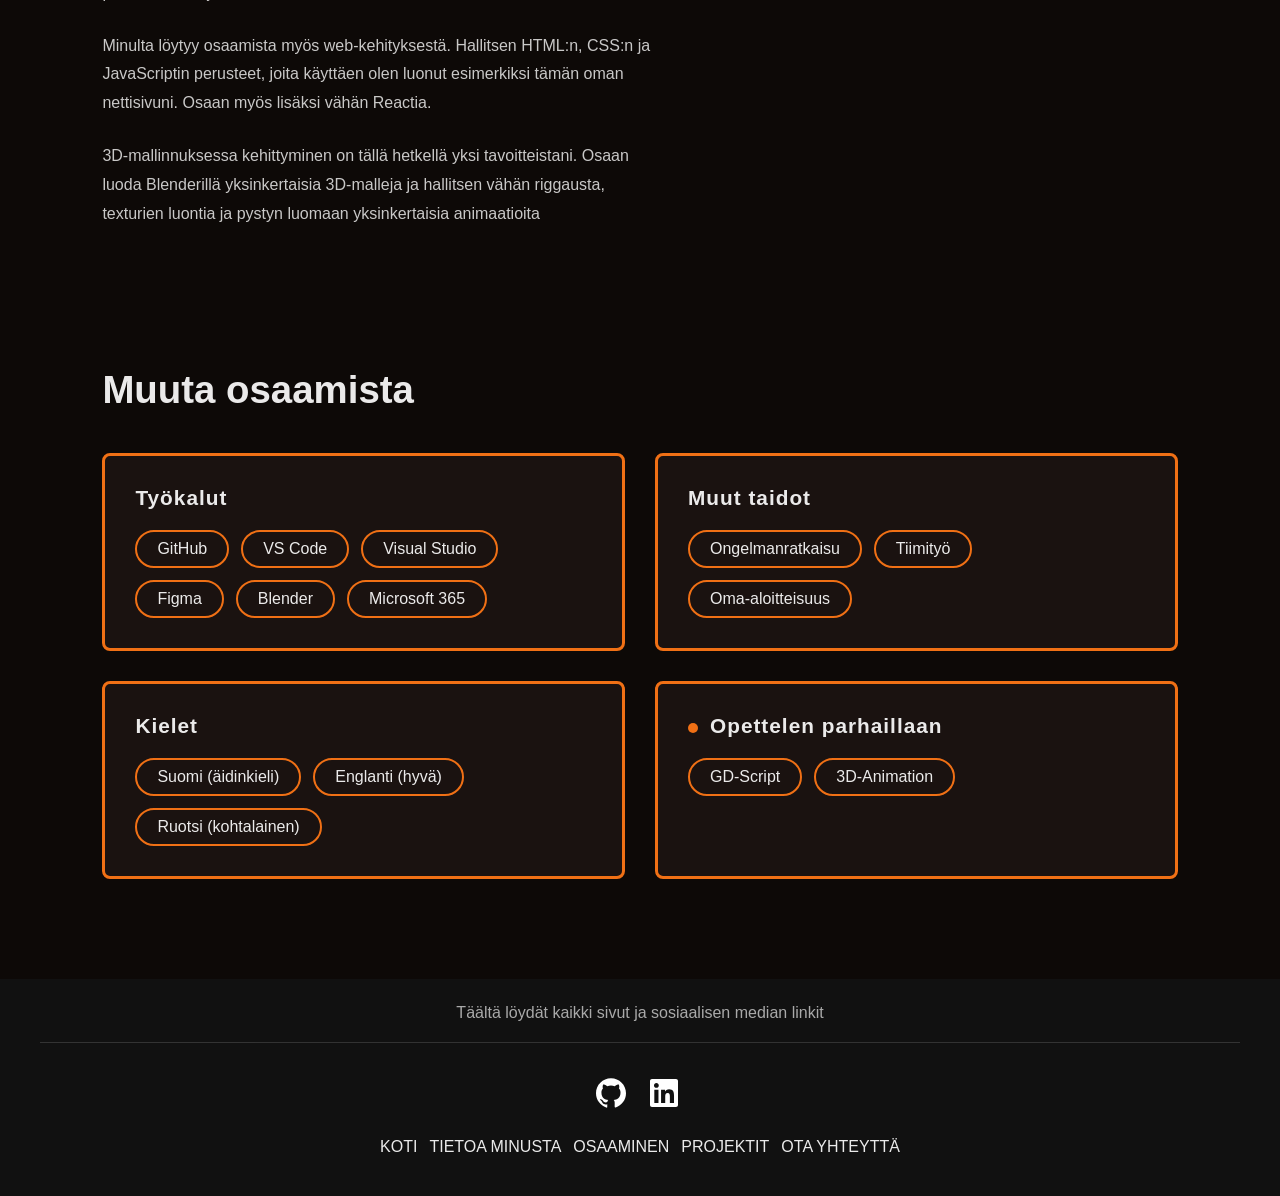
<file: arttuporttila/skills.html>
<!DOCTYPE html>
<html lang="fi">
    <head>
        <meta charset="UTF-8">
        <meta name="viewport" content="width=device-width, initial-scale=1.0">
        <title>Osaaminen Arttu Porttila</title>
        <link rel="stylesheet" href="style.css">
    </head>
    <body>
        <div class="bg-orbs" aria-hidden="true">
            <div class="orb orb-1" data-speed="0.15"><div class="orb-inner"></div></div>
            <div class="orb orb-2" data-speed="-0.1"><div class="orb-inner"></div></div>
            <div class="orb orb-3" data-speed="0.22"><div class="orb-inner"></div></div>
        </div>
        <section>
            <nav class="navbar">
                <a href="index.html" class="logo">Arttu Porttila</a>

                <div class="nav-menu" id="navLinks">
                    <ul class="nav-links">
                        <li><a href="index.html" data-i18n="nav_home">KOTI</a></li>
                        <li><a href="about.html" data-i18n="nav_about">TIETOA MINUSTA</a></li>
                        <li><a href="skills.html" data-i18n="nav_skills">OSAAMINEN</a></li>
                        <li><a href="projects.html" data-i18n="nav_projects">PROJEKTIT</a></li>
                        <li><a href="contact.html" data-i18n="nav_contact">OTA YHTEYTTÄ</a></li>
                    </ul>
                    
                    <div class="lang-switch">
                        <button type="button" data-lang="fi" class="active">FI</button>
                        <button type="button" data-lang="en">EN</button>
                    </div>
                </div>

                <button type="button" class="nav-toggle" id="navToggle" aria-label="Avaa valikko" aria-expanded="false" aria-controls="navLinks">
                    <span></span>
                    <span></span>
                    <span></span>
                </button>
            </nav>
            <div class="nav-backdrop" id="navBackdrop"></div>
        </section>
    
        <main class="skills-page">
            <header class="page-hero">
                <div class="reveal from-left">
                    <h1 data-i18n="skills_title">Osaaminen</h1>
                    <p data-i18n="skills_intro">Tälle sivulle on koottu osaamistani liittyen ohjelmointikieliin ja työkaluihin, jonka lisäksi kerron myös taidoista ja muista ominaisuuksistani.</p>
                </div>
            </header>
    
            <!-- Luodaan JavaScriptillä -->
            <section class="languages">
                <h2 class="section-title reveal" data-i18n="skills_langs_title">Ohjelmointikielet</h2>
                <div class="skill-grid" id="skillGrid"></div>
            </section>
    
            <section class="about-skills">
                <h2 class="section-title reveal from-left" data-i18n="skills_about_title">Osaamisesta</h2>
                <div class="about-text reveal">
                    <p data-i18n="skills_about_text1">Opintojeni ja vapaa-aikani kautta hankkimani taidot pohjautuvat vahvaan haluun oppia ja etsiä jatkuvasti uutta tietoa. Olen erittäin utelias, oppimishaluinen ja oma-aloitteinen. Nautin myös suuresti ongelmanratkaisusta, ja minulla on vahva hahmotuskyky, jota hyödynnän jatkuvasti kootessani palapelejä.</p>
                    <p data-i18n="skills_about_text2">Sujuvimmat ohjelmointikieleni ovat C# ja Python. Pelikehityksessä käytän Godot-pelimoottoria, jonka parissa opettelen jatkuvasti uusia pelimekaniikkoja.</p>
                    <p data-i18n="skills_about_text3">Minulta löytyy osaamista myös web-kehityksestä. Hallitsen HTML:n, CSS:n ja JavaScriptin perusteet, joita käyttäen olen luonut esimerkiksi tämän oman nettisivuni. Osaan myös lisäksi vähän Reactia.</p>
                    <p data-i18n="skills_about_text4">3D-mallinnuksessa kehittyminen on tällä hetkellä yksi tavoitteistani. Osaan luoda Blenderillä yksinkertaisia 3D-malleja ja hallitsen vähän riggausta, texturien luontia ja pystyn luomaan yksinkertaisia animaatioita</p>
                </div>
            </section>
    
            <!-- Luodaan JavaScriptillä -->
            <section>
                <h2 class="section-title reveal" data-i18n="skills_other_title">Muuta osaamista</h2>
                <div class="groups" id="groups"></div>
            </section>
        </main>
    
        <footer class="footer">
            <p class="footer-text" data-i18n="footer_text">Täältä löydät kaikki sivut ja sosiaalisen median linkit</p>
    
            <div class="footer-main">
                <ul class="footer-social">
                    <li><a href="https://github.com/arttuporttilagamedev-hue" target="_blank" aria-label="GitHub" rel="noopener">
                        <svg viewBox="0 0 24 24" width="30" height="30" fill="white" aria-hidden="true">
                            <path d="M12 .297c-6.63 0-12 5.373-12 12 0 5.303 3.438 9.8 8.205 11.385.6.113.82-.258.82-.577 0-.285-.01-1.04-.015-2.04-3.338.724-4.042-1.61-4.042-1.61C4.422 18.07 3.633 17.7 3.633 17.7c-1.087-.744.084-.729.084-.729 1.205.084 1.838 1.236 1.838 1.236 1.07 1.835 2.809 1.305 3.495.998.108-.776.417-1.305.76-1.605-2.665-.3-5.466-1.332-5.466-5.93 0-1.31.465-2.38 1.235-3.22-.135-.303-.54-1.523.105-3.176 0 0 1.005-.322 3.3 1.23.96-.267 1.98-.399 3-.405 1.02.006 2.04.138 3 .405 2.28-1.552 3.285-1.23 3.285-1.23.645 1.653.24 2.873.12 3.176.765.84 1.23 1.91 1.23 3.22 0 4.61-2.805 5.625-5.475 5.92.42.36.81 1.096.81 2.22 0 1.606-.015 2.896-.015 3.286 0 .315.21.69.825.57C20.565 22.092 24 17.592 24 12.297c0-6.627-5.373-12-12-12"/>
                        </svg>
                        </a>
                    </li>
                    <li><a href="https://fi.linkedin.com/in/arttu-porttila-319a04383" target="_blank" aria-label="LinkedIn" rel="noopener">
                        <svg xmlns="http://www.w3.org/2000/svg" viewBox="0 0 640 640" width="40" height="40" fill="white" aria-hidden="true">
                            <path d="M512 96L127.9 96C110.3 96 96 110.5 96 128.3L96 511.7C96 529.5 110.3 544 127.9 544L512 544C529.6 544 544 529.5 544 511.7L544 128.3C544 110.5 529.6 96 512 96zM231.4 480L165 480L165 266.2L231.5 266.2L231.5 480L231.4 480zM198.2 160C219.5 160 236.7 177.2 236.7 198.5C236.7 219.8 219.5 237 198.2 237C176.9 237 159.7 219.8 159.7 198.5C159.7 177.2 176.9 160 198.2 160zM480.3 480L413.9 480L413.9 376C413.9 351.2 413.4 319.3 379.4 319.3C344.8 319.3 339.5 346.3 339.5 374.2L339.5 480L273.1 480L273.1 266.2L336.8 266.2L336.8 295.4L337.7 295.4C346.6 278.6 368.3 260.9 400.6 260.9C467.8 260.9 480.3 305.2 480.3 362.8L480.3 480z"/>
                        </svg>
                        </a>
                    </li>
                </ul>
                
                <ul class="footer-links">
                    <li><a href="index.html" data-i18n="nav_home">KOTI</a></li>
                    <li><a href="about.html" data-i18n="nav_about">TIETOA MINUSTA</a></li>
                    <li><a href="skills.html" data-i18n="nav_skills">OSAAMINEN</a></li>
                    <li><a href="projects.html" data-i18n="nav_projects">PROJEKTIT</a></li>
                    <li><a href="contact.html" data-i18n="nav_contact">OTA YHTEYTTÄ</a></li>
                </ul>
            </div>
        </footer>
    
        <script src="lang.js"></script>
        <script src="nav.js"></script>
        <script src="main.js"></script>
        <script>
            const languageSkills = [
                { name: "C#",         badge: "C#",  level: 60,
                note: { fi: "Perusteet ja pienet sovellukset.", en: "Fundamentals and small applications." } },

                { name: "Python",     badge: "Py",  level: 45,
                note: { fi: "Perusteet, Pygame kirjasto, Matopeli ja Tetris", en: "Fundamentals, the Pygame library, creating Snake and Tetris" } },

                { name: "HTML",       badge: "</>", level: 75,
                note: { fi: "Semanttinen rakenne ja saavutettavuus.", en: "Semantic structure and accessibility." } },

                { name: "CSS",        badge: "CSS", level: 70,
                note: { fi: "Asettelu, animaatiot ja responsiivisuus.", en: "Layout, animations and responsiveness." } },

                { name: "JavaScript", badge: "JS",  level: 50,
                note: { fi: "Perusteet ja DOM.", en: "Fundamentals and the DOM" } }
            ];
    
            const skillGroups = [
                {
                    title: { fi: "Työkalut", en: "Tools" },
                    items: ["GitHub", "VS Code", "Visual Studio", "Figma",  "Blender", "Microsoft 365"]
                },
                {
                    title: { fi: "Muut taidot", en: "Other skills" },
                    items: [
                        { fi: "Ongelmanratkaisu", en: "Problem solving" },
                        { fi: "Tiimityö", en: "Teamwork" },
                        { fi: "Oma-aloitteisuus", en: "initiative" }
                    ]
                },
                {
                    title: { fi: "Kielet", en: "Languages" },
                    items: [
                        { fi: "Suomi (äidinkieli)", en: "Finnish (native)" },
                        { fi: "Englanti (hyvä)", en: "English (good)" },
                        { fi: "Ruotsi (kohtalainen)", en: "Swedish (middling)" },
                    ]
                },
                {
                    title: { fi: "Opettelen parhaillaan", en: "Currently learning" },
                    className: "group-learning",
                    items: ["GD-Script", "3D-Animation"]
                }
            ];
    
            /*Ohjelmointikorttien luonti*/
            const grid = document.getElementById("skillGrid");
    
            languageSkills.forEach((s, i) => {
                const wrap = el("div", "skill-wrap reveal");
                wrap.style.transitionDelay = (i * 0.1) + "s";
    
                const card = el("article", "skill-card");
                card.dataset.level = s.level;
    
                const top = el("div", "skill-top");
                top.append(el("div", "skill-badge", s.badge), el("span", "skill-percent", "0%"));
    
                const track = el("div", "skill-track");
                track.appendChild(el("div", "skill-fill"));
    
                card.append(
                    top,
                    el("h3", "skill-name", s.name),
                    bilingual(el("p", "skill-note"), s.note),
                    track,
                );
    
                wrap.appendChild(card);
                grid.appendChild(wrap);
            });
    
            /*Ryhmien luonti*/
            const groupsEl = document.getElementById("groups");
    
            skillGroups.forEach((g) => {
                const box = el("div", "group reveal " + (g.className || ""));
                box.appendChild(bilingual(el("h3"), g.title));
    
                const ul = el("ul", "chips");
                g.items.forEach((item, i) => {
                    const li = bilingual(el("li"), item);
                    li.style.transitionDelay = (0.3 + i * 0.08) + "s";
                    ul.appendChild(li);
                });
    
                box.appendChild(ul);
                groupsEl.appendChild(box);
            });
    
            /*Prosenttiluvun laskenta*/
            function countUp(node, target) {
                if (reduceMotion) {
                    node.textContent = target + "%";
                    return;
                }
                const start = performance.now();
                const duration = 1400;
    
                function step(now) {
                    const p = Math.min((now - start) / duration, 1);
                    const eased = 1 - Math.pow(1 - p, 3);
                    node.textContent = Math.round(target * eased) + "%";
                    if (p < 1) requestAnimationFrame(step);
                }
                requestAnimationFrame(step);
            }


            initReveal(".reveal", {
                threshold: 0.2,
                onReveal: (target) => {
                    const card = target.querySelector(".skill-card");
                    if (!card) return;

                    const level = Number(card.dataset.level);
                    setTimeout(() => {
                        card.querySelector(".skill-fill").style.width = level + "%";
                        countUp(card.querySelector(".skill-percent"), level);
                    }, 300);
                }
            });
    
            setLanguage(currentLang);
        </script>
    </body>
</html>
</file>
<file: arttuporttila/style.css>
* {
    margin: 0;
    padding: 0;
    box-sizing: border-box;
}

body {
    font-family: sans-serif;
    background: #0d0907;
    overflow-x: clip;
}

.bg-orbs {
    position: fixed;
    inset: 0;
    overflow: hidden;
    pointer-events: none;
    z-index: 0;
}
    
.orb {
    position: absolute;
    border-radius: 50%;
    filter: blur(90px);
    opacity: 0.35;
    will-change: transform;
}
    
.orb-1 { width: 420px; height: 420px; top: 5%;  left: -120px; background: #f97316; }
.orb-2 { width: 340px; height: 340px; top: 45%; right: -100px; background: #b3350d; }
.orb-3 { width: 260px; height: 260px; top: 80%; left: 30%;     background: #f97316; opacity: 0.2; }
    
.orb-inner {
    width: 100%;
    height: 100%;
    border-radius: 50%;
    background: inherit;
    animation: float 14s ease-in-out infinite;
}
    
.orb-2 .orb-inner { animation-duration: 18s; animation-delay: -4s; }
.orb-3 .orb-inner { animation-duration: 22s; animation-delay: -9s; }
    
@keyframes float {
    0%, 100% { transform: translate(0, 0) scale(1); }
    50%      { transform: translate(40px, -50px) scale(1.12); }
}

/*Navbar*/
.navbar {
    position: absolute;
    top: 0;
    left: 0;
    width: 100%;
    height: 100px;
    padding: 0 40px;
    display: grid;
    grid-template-columns: 1fr auto 1fr;
    align-items: center;
    background: transparent;
    z-index: 10;
}

.logo {
    justify-self: start;
    color: rgba(255, 255, 255, 0.915);
    text-decoration: none;
    font-weight: bold;
    white-space: nowrap;
    font-size: 1.25rem;
    margin-right: 30px;
}

.nav-links {
    justify-self: center;
    list-style: none;
    display: flex;
    align-items: center;
    gap: 30px;
}

.nav-links li {
    display: flex;
}

.nav-links a {
    position: relative;
    display: inline-block;
    white-space: nowrap;
    padding: 10px 20px;
    color: rgba(255, 255, 255, 0.915);
    text-decoration: none;
    border: 2px solid rgba(255, 255, 255, 0.915);
    overflow: hidden;
    z-index: 1;
    transition: color 0.3s ease;
    border-radius: 5px;
}

.nav-links a::before {
    content: "";
    position: absolute;
    top: 0;
    left: 0;
    width: 100%;
    height: 100%;
    background: rgba(255, 255, 255, 0.915);
    transform: scaleX(0);
    transform-origin: left;
    transition: transform 0.3s ease;
    z-index: -1;
}

.nav-links a:hover {
    color: black;
}

.nav-links a:hover::before {
    transform: scaleX(1);
}

.nav-menu {
    display: contents;
}

.nav-toggle {
    display: none;
    position: relative;
    z-index: 30;
    width: 46px;
    height: 46px;
    padding: 0;
    flex-direction: column;
    justify-content: center;
    align-items: center;
    gap: 5px;
    background: transparent;
    border: 2px solid rgba(255, 255, 255, 0.915);
    border-radius: 5px;
    cursor: pointer;
}

.nav-toggle span {
    display: block;
    width: 22px;
    height: 2px;
    background: rgba(255, 255, 255, 0.915);
    transition: transform 0.3s ease, opacity 0.3s ease;
}

.nav-open .nav-toggle span:nth-child(1) { transform: translateY(7px) rotate(45deg); }
.nav-open .nav-toggle span:nth-child(2) { opacity: 0; }
.nav-open .nav-toggle span:nth-child(3) { transform: translateY(-7px) rotate(-45deg); }

.nav-backdrop {
    display: none;
}

@media (max-width: 1000px) {
    .navbar {
        display: flex;
        justify-content: space-between;
        padding: 0 20px;
    }

    .nav-toggle {
        display: flex;
        margin-left: auto;
    }

    .nav-menu {
        position: fixed;
        top: 0;
        right: 0;
        z-index: 20;
        display: flex;
        flex-direction: column;
        align-items: stretch;
        gap: 30px;
        width: min(320px, 80vw);
        height: 100vh;
        height: 100dvh;
        padding: 110px 30px 40px;
        overflow-y: auto;
        background: #120c09;
        border-left: 3px solid #f97316;
        box-shadow: -20px 0 60px rgba(0, 0, 0, 0.6);
        transform: translateX(100%);
        visibility: hidden;
        transition: transform 0.35s ease, visibility 0s linear 0.35s;
    }

    .nav-open .nav-menu {
        transform: translateX(0);
        visibility: visible;
        transition: transform 0.35s ease, visibility 0s;
    }

    .nav-links {
        flex-direction: column;
        align-items: stretch;
        gap: 16px;
    }

    .nav-links li {
        display: block;
    }

    .nav-links a {
        display: block;
        text-align: center;
    }

    .lang-switch {
        justify-content: center;
        gap: 10px;
        margin: 0;
        padding-top: 26px;
        border-top: 1px solid rgba(255, 255, 255, 0.2);
    }

    .nav-backdrop {
        display: block;
        position: fixed;
        inset: 0;
        z-index: 9;
        background: rgba(0, 0, 0, 0.6);
        opacity: 0;
        pointer-events: none;
        transition: opacity 0.35s ease;
    }

    .nav-open .nav-backdrop {
        opacity: 1;
        pointer-events: auto;
    }

    body.nav-open {
        overflow: hidden;
    }
}

@media (max-width: 420px) {
    .logo {
        font-size: 1rem;
    }
}

@media (prefers-reduced-motion: reduce) {
    .nav-menu,
    .nav-backdrop,
    .nav-toggle span {
        transition: none;
    }
}

/*Language*/
.lang-switch {
    display: flex;
    gap: 30px;
    margin-left: 30px;
    justify-self: end;
}

.lang-switch button {
    font: inherit;
    font-weight: bold;
    line-height: normal;
    min-width: 60px;
    max-width: 80px;
    padding: 10px;
    color: rgba(255, 255, 255, 0.915);
    background: transparent;
    border: 2px solid rgba(255, 255, 255, 0.915);
    border-radius: 5px;
    cursor: pointer;
    transition: background 0.3s ease, color 0.3s ease;
}

.lang-switch button:hover,
.lang-switch button.active {
    background: rgba(255, 255, 255, 0.915);
    color: black;
}

/*Hero and picture*/
.hero {
    position: relative;
    height: 100vh;
    height: 100svh;
    width: 100%;
    overflow: hidden;
}

.main-picture {
    position: absolute;
    top: 0;
    left: 0;
    width: 100%;
    height: 100%;
    object-fit: cover;
    object-position: center;
}

.hero::after {
    content: "";
    position: absolute;
    inset: 0;
    background: linear-gradient(
        to bottom,
        rgba(0, 0, 0, 0.4) 0%,
        rgba(0, 0, 0, 0.3) 80%,
        #0d0907 100%
    );
}

.hero-content {
    position: absolute;
    inset: 0;
    z-index: 5;
    display: flex;
    flex-direction: column;
    align-items: center;
    justify-content: center;
    text-align: center;
    color: white;
    padding: 0 20px;
}

.hero-content h1 {
    font-size: clamp(2.2rem, 5vw + 1rem, 6rem);
    line-height: 1.1;
    margin-bottom: 20px;
    
}

.hero-content p {
    max-width: 600px;
    font-size: clamp(0.5rem, 5vw + 1rem, 1.5rem);
    line-height: 1.1;
}

/*Cards*/
.cards {
    position: relative;
    display: flex;
    flex-direction: column;
    padding: 100px 50px;
    margin: 40px;
    gap: 60px;
    text-decoration: none;
    color: black;
    background-color: #0d0907;
    overflow: hidden;
    transition: transform 0.3s ease, background 0.3s ease, color 0.3s ease;
}

.cards-title {
    font-size: 2.5rem;
    letter-spacing: 2px;
    margin-bottom: 15px;
    color: rgba(255, 255, 255, 0.915);
}

.cards-list {
    list-style: none;
    display: flex;
    flex-wrap: wrap;
    gap: 8px;
    margin-bottom: 25px;
}

.card {
    max-height: 800px;
    max-width: 800px;
    padding: 40px;
    color: rgba(255, 255, 255, 0.915);
    background-color: #1a1210;
    border: 3px solid #f07015;
    border-radius: 10px;
}

.card-left  { align-self: flex-start; margin-left: 10%; }
.card-right { align-self: flex-end;   margin-right: 10%; }
.card-wide  { max-width: 700px; }

.cards-text {
    line-height: 1.6;
    margin-bottom: 20px;
    font-size: 1.5rem;
}

.cards-list li {
    padding: 5px 15px;
    border: 2px solid #f07015;
    border-radius: 20px;
    font-size: 0.9rem;
}

.card-link {
    display: inline-block;
    color: rgba(255, 255, 255, 0.915);
    font-size: 1.1rem;
    font-weight: bold;
    text-decoration: none;
    border-bottom: 2px solid rgba(255, 255, 255, 0.915);
}

.card-link:hover {
    color: #f07015;
    border-color: #f07015;
}

/*Footer*/
.footer {
    position: relative;
    z-index: 1;
    padding: 25px 40px 40px;
    background: #111;
    color: rgba(255, 255, 255, 0.915);
}

.footer-text {
    text-align: center;
    font-size: 1.0rem;
    opacity: 0.7;
    padding-bottom: 20px;
    margin-bottom: 30px;
    border-bottom: 1px solid rgba(255, 255, 255, 0.2);
}

.footer-main {
    display: flex;
    justify-content: center;
    align-items: center;
    flex-direction: column;
    gap: 25px;
}

.footer-social {
    display: flex;
    list-style: none;
    align-items: center;
    flex-direction: row;
    gap: 18px;
}

.footer-links {
    display: flex;
    list-style: none;
    flex-direction: row;
    text-align: center;
    gap: 12px;
}

.footer-social a svg {
    display: block;
    transition: transform 0.3s ease;
    cursor: pointer;
    fill: white;
}

.footer-social a:hover svg {
    transform: translateY(-4px) scale(1.15);
    fill: #f07015;
}

.footer a {
    color: inherit;
    text-decoration: none;
    transition: color 0.3s ease;
}

.footer a:hover {
    color: #f07015;
    text-decoration: underline;
}

@media (max-width: 600px) {
    .footer-main {
        flex-direction: column;
    }

    .footer-social {
        text-align: left;
    }
}

.page-hero {
    display: grid;
    grid-template-columns: 7fr 5fr;
    gap: 80px;
    align-items: start;
    margin-bottom: 140px;
}
 
.page-hero h1 {
    font-size: clamp(2.4rem, 6vw, 4.5rem);
    line-height: 1.05;
    margin-bottom: 24px;
    color: rgba(255, 255, 255, 0.915);
}
 
.page-hero p {
    line-height: 1.8;
    max-width: 52ch;
    opacity: 0.85;
}

.reveal {
    opacity: 0;
    transform: translateY(60px);
    transition: opacity 0.8s ease, transform 0.8s ease;
}
 
.reveal.from-right { transform: translateX(80px); }
.reveal.from-left  { transform: translateX(-80px); }
 
.reveal.visible {
    opacity: 1;
    transform: none;
}



/*About me*/
.about-page {
    position: relative;
    z-index: 1;
    color: rgba(255, 255, 255, 0.915);
    padding: 170px 8% 100px;
}
 
.section-title {
    font-size: clamp(1.6rem, 3.5vw, 2.4rem);
    line-height: 1.15;
    margin-bottom: 40px;
}
 
/*Tarina*/
.story {
    margin-bottom: 140px;
}
 
.story h2 {
    margin-top: 40px;
}
 
.story-text p {
    line-height: 1.8;
    margin-bottom: 24px;
    opacity: 0.85;
    max-width: 62ch;
}
 
.story-text p:first-child {
    font-size: 1.25rem;
    opacity: 1;
}
 
.facts {
    margin-bottom: 140px;
}
 
.fact-grid {
    display: grid;
    grid-template-columns: repeat(auto-fit, minmax(220px, 1fr));
    gap: 40px 30px;
}
 
.fact-grid .fact-wrap:nth-child(even) {
    margin-top: 40px;
}
 
.fact-wrap {
    transition: transform 0.35s ease;
}
 
.fact-wrap:hover {
    transform: translateY(-8px) scale(1.03);
}
 
.fact {
    height: 100%;
    padding: 28px;
    background: #1a1210;
    border: 3px solid #f07015;
    border-radius: 8px;
    box-shadow: 0 20px 50px rgba(0, 0, 0, 0.5);
    transition: box-shadow 0.4s ease;
}
 
.fact-wrap:hover .fact {
    box-shadow: 0 30px 80px rgba(249, 115, 22, 0.25);
}
 
.fact-label {
    display: block;
    margin-bottom: 10px;
    font-size: 0.8rem;
    letter-spacing: 2px;
    text-transform: uppercase;
    color: #f07015;
}
 
.fact-value {
    font-size: 1.3rem;
    line-height: 1.3;
}

.timeline-layout {
    display: grid;
    grid-template-columns: 7fr 5fr;
    gap: 80px;
    align-items: start;
    margin-bottom: 140px;
}

.timeline-layout .timeline-section,
.timeline-layout .interests {
    margin-bottom: 0;
}

.timeline-layout .timeline {
    max-width: none;
}

.timeline-right {
    display: flex;
    flex-direction: column;
    gap: 70px;
    margin-top: 60px;
}

.timeline-right .cta {
    max-width: none;
    margin-left: 0;
}
 
.timeline-section {
    margin-bottom: 140px;
}
 
.timeline {
    position: relative;
    max-width: 760px;
    padding-left: 50px;
}
 
.timeline::before {
    content: "";
    position: absolute;
    top: 6px;
    bottom: 6px;
    left: 8px;
    width: 3px;
    background: linear-gradient(to bottom, #f07015, rgba(249, 115, 22, 0.1));
    transform: scaleY(0);
    transform-origin: top;
    transition: transform 1.6s ease;
}
 
.timeline.visible::before {
    transform: scaleY(1);
}
 
.timeline-item {
    position: relative;
    margin-bottom: 50px;
}
 
.timeline-item:last-child {
    margin-bottom: 0;
}
 
.timeline-item::before {
    content: "";
    position: absolute;
    left: -50px;
    top: 6px;
    width: 19px;
    height: 19px;
    background: #0d0907;
    border: 3px solid #f07015;
    border-radius: 50%;
    transition: background 0.3s ease, box-shadow 0.3s ease;
}
 
.timeline-item:hover::before {
    background: #f07015;
    box-shadow: 0 0 0 8px rgba(249, 115, 22, 0.2);
}
 
.timeline-year {
    display: block;
    margin-bottom: 8px;
    font-size: 0.85rem;
    letter-spacing: 2px;
    text-transform: uppercase;
    color: #f07015;
}
 
.timeline-item h3 {
    margin-bottom: 8px;
    font-size: 1.4rem;
}
 
.timeline-item p {
    line-height: 1.7;
    opacity: 0.8;
}
 
/*Kiinnostuksen kohteet*/
.interests {
    margin-bottom: 140px;
}
 
.chips {
    list-style: none;
    display: flex;
    flex-wrap: wrap;
    gap: 12px;
    max-width: 800px;
}
 
.chips li {
    padding: 8px 20px;
    border: 2px solid #f07015;
    border-radius: 30px;
    opacity: 0;
    transform: translateY(12px);
    transition: opacity 0.5s ease, transform 0.5s ease, background 0.3s ease, color 0.3s ease;
}
 
.chips.visible li {
    opacity: 1;
    transform: none;
}
 
.cta {
    max-width: 780px;
    margin-left: auto;
    padding: 50px 40px;
    background: #1a1210;
    border: 3px solid #f07015;
    border-radius: 8px;
}
 
.cta h2 {
    margin-bottom: 14px;
    font-size: clamp(1.6rem, 3.5vw, 2.4rem);
}
 
.cta p {
    margin-bottom: 28px;
    line-height: 1.7;
    opacity: 0.85;
}
 
/*Mobiili*/
@media (max-width: 900px) {
    .about-page { padding: 140px 20px 70px; }
 
    .about-hero,
    .story {
        grid-template-columns: 1fr;
        gap: 30px;
    }
 
    .about-hero,
    .story,
    .facts,
    .timeline-section,

    .timeline-layout {
    grid-template-columns: 1fr;
    gap: 90px;
    margin-bottom: 90px;
    }

    .timeline-right {
        margin-top: 0;
        gap: 60px;
    }

    .interests { margin-bottom: 90px; }
 
    .story .section-title { position: static; }
    .fact-grid .fact-wrap:nth-child(even) { margin-top: 0; }
    .cta { padding: 30px 22px; }
}

/*Skills*/
.skills-page {
    position: relative;
    z-index: 1;
    color: rgba(255, 255, 255, 0.915);
    padding: 170px 8% 100px;
}
 
.section-label {
    margin-bottom: 15px;
    text-transform: uppercase;
    letter-spacing: 3px;
    font-size: 0.85rem;
    color: #f07015;
}
 
.section-title {
    font-size: clamp(1.6rem, 3.5vw, 2.4rem);
    line-height: 1.15;
    margin-bottom: 40px;
}
 
.reveal.from-right { transform: translateX(80px); }
.reveal.from-left  { transform: translateX(-80px); }
 
.reveal.visible {
    opacity: 1;
    transform: none;
}
 
/*Ohjelmointikielet*/
.languages {
    margin-bottom: 140px;
}
 
.skill-grid {
    display: grid;
    grid-template-columns: repeat(auto-fit, minmax(260px, 1fr));
    gap: 40px 30px;
}
 
.skill-grid .skill-card:nth-child(even) {
    margin-top: 50px;
}
 
.skill-card {
    position: relative;
    display: flex;
    flex-direction: column;
    gap: 14px;
    padding: 30px;
    background: #1a1210;
    border: 3px solid #f07015;
    border-radius: 8px;
    box-shadow: 0 20px 50px rgba(0, 0, 0, 0.5);
}
 
.skill-wrap {
    transition: transform 0.35s ease;
}
 
.skill-wrap:hover {
    transform: translateY(-8px) scale(1.03);
}
 
.skill-wrap:hover .skill-card {
    box-shadow: 0 30px 80px rgba(249, 115, 22, 0.25);
}
 
.skill-top {
    display: flex;
    align-items: center;
    justify-content: space-between;
}
 
.skill-badge {
    display: grid;
    place-items: center;
    width: 56px;
    height: 56px;
    font-weight: bold;
    font-size: 1.1rem;
    color: #0d0907;
    background: #f07015;
    border-radius: 12px;
}
 
.skill-percent {
    font-size: 2rem;
    font-weight: bold;
    color: #f07015;
}
 
.skill-name {
    font-size: 1.5rem;
}
 
.skill-note {
    line-height: 1.6;
    opacity: 0.8;
    font-size: 0.95rem;
}
 
.skill-track {
    height: 8px;
    background: rgba(255, 255, 255, 0.12);
    border-radius: 20px;
    overflow: hidden;
}
 
.skill-fill {
    width: 0;
    height: 100%;
    background: linear-gradient(90deg, #b3350d, #f07015);
    border-radius: 20px;
    transition: width 1.4s cubic-bezier(0.22, 1, 0.36, 1);
}
 
.skill-level {
    font-size: 0.8rem;
    letter-spacing: 2px;
    text-transform: uppercase;
    opacity: 0.6;
}

.about-skills {
    margin-bottom: 140px;
}

.about-skills h2 {
    margin-top: 40px;
}
 
.about-text p {
    line-height: 1.8;
    margin-bottom: 24px;
    opacity: 0.85;
    max-width: 62ch;
}
 
.about-text p:first-child {
    font-size: 1.25rem;
    opacity: 1;
}
 
.groups {
    display: grid;
    grid-template-columns: repeat(12, 1fr);
    gap: 30px;
}
 
.group {
    padding: 30px;
    background: #1a1210;
    border: 3px solid #f07015;
    border-radius: 8px;
    transition: box-shadow 0.4s ease;
}
 
.group:hover {
    box-shadow: 0 25px 60px rgba(249, 115, 22, 0.2);
}
 
.group:nth-child(1) { grid-column: 1 / 7; }
.group:nth-child(2) { grid-column: 7 / 13; }
.group:nth-child(3) { grid-column: 1 / 7; }
.group:nth-child(4) { grid-column: 7 / 13; }
 
.group h3 {
    margin-bottom: 20px;
    font-size: 1.3rem;
    letter-spacing: 1px;
}
 
.group.visible .chips li {
    opacity: 1;
    transform: none;
}
 
.group-learning h3::before {
    content: "";
    display: inline-block;
    width: 10px;
    height: 10px;
    margin-right: 12px;
    background: #f07015;
    border-radius: 50%;
    animation: pulse-dot 1.8s ease-in-out infinite;
}
 
@keyframes pulse-dot {
    0%, 100% { box-shadow: 0 0 0 0 rgba(249, 115, 22, 0.6); }
    50%      { box-shadow: 0 0 0 10px rgba(249, 115, 22, 0); }
}
 
/*Mobiili*/
@media (max-width: 900px) {
    .skills-page { padding: 140px 20px 70px; }
    .skills-header { margin-bottom: 70px; }
    .languages,
    .about-skills { margin-bottom: 90px; }
 
    .skill-grid .skill-card:nth-child(even) { margin-top: 0; }
 
    .about-skills {
        grid-template-columns: 1fr;
        gap: 10px;
    }
 
    .about-skills .section-title { position: static; }
 
    .groups {
        display: flex;
        flex-direction: column;
    }
 
    .group:nth-child(n) { margin-top: 0; }
}

/*Projects*/
.projects-page {
    position: relative;
    z-index: 1;
    color: rgba(255, 255, 255, 0.915);
    padding: 170px 8% 100px;
}

.project-list {
    display: flex;
    flex-direction: column;
    gap: 110px;
}
 
.project {
    max-width: 980px;
    width: 100%;
    opacity: 0;
    transform: translateY(70px);
    transition: opacity 0.9s ease, transform 0.9s ease;
}
    
.project.visible {
    opacity: 1;
    transform: none;
}
    
.project:nth-child(odd)  { align-self: flex-start; }
.project:nth-child(even) { align-self: flex-end; }

.project-card {
    position: relative;
    display: grid;
    grid-template-columns: 1fr 1fr;
    overflow: hidden;
    background: #1a1210;
    border: 3px solid #f07015;
    border-radius: 8px;
    transition: transform 0.35s ease, box-shadow 0.4s ease;
    box-shadow: 0 20px 50px rgba(0, 0, 0, 0.5);
}
    
.project-card:hover {
    transform: translateY(-8px) scale(1.03);
    box-shadow: 0 30px 80px rgba(249, 115, 22, 0.25);
}
    
.project:nth-child(even) .project-media { order: 2; }
    
.project-media {
    position: relative;
    min-height: 320px;
    overflow: hidden;
    background:
        radial-gradient(circle at 30% 30%, #f07015 0%, transparent 55%),
        linear-gradient(135deg, #3a1608, #0d0907);
}
    
.project-media img {
    position: absolute;
    inset: 0;
    width: 100%;
    height: 100%;
    object-fit: cover;
    transition: transform 0.8s ease;
}
    
.project-card:hover .project-media img {
    transform: scale(1.06);
}
    
.project-number {
    position: absolute;
    left: 24px;
    bottom: 10px;
    font-size: 6rem;
    font-weight: bold;
    line-height: 1;
    color: rgba(255, 255, 255, 0.18);
}
    
.project-body {
    display: flex;
    flex-direction: column;
    gap: 16px;
    padding: 40px;
}
    
.project-year {
    font-size: 0.85rem;
    letter-spacing: 2px;
    text-transform: uppercase;
    color: #f07015;
}
    
.project-title {
    font-size: 1.9rem;
    line-height: 1.15;
}
    
.project-desc {
    line-height: 1.7;
    opacity: 0.85;
}
    
.project-tags {
    list-style: none;
    display: flex;
    flex-wrap: wrap;
    gap: 8px;
}
    
.project-tags li {
    padding: 4px 14px;
    border: 2px solid #f07015;
    border-radius: 20px;
    font-size: 0.85rem;
    opacity: 0;
    transform: translateY(12px);
    transition: opacity 0.5s ease, transform 0.5s ease;
}
    
.project.visible .project-tags li {
    opacity: 1;
    transform: none;
}
    
.project-links {
    display: flex;
    flex-wrap: wrap;
    gap: 14px;
    margin-top: auto;
    padding-top: 10px;
}

.project-soon {
    align-self: center;
    max-width: 980px;
    width: 100%;
    padding: 50px 30px;
    text-align: center;
    border: 3px dashed rgba(249, 115, 22, 0.5);
    border-radius: 8px;
    color: rgba(255, 255, 255, 0.6);
    animation: pulse 3s ease-in-out infinite;
}
    
@keyframes pulse {
    0%, 100% { border-color: rgba(249, 115, 22, 0.25); }
    50%      { border-color: rgba(249, 115, 22, 0.7); }
}
    
/*Mobiili*/
@media (max-width: 800px) {
    .projects-page { padding: 140px 20px 70px; }
    .project-list { gap: 60px; }
    .project-card { grid-template-columns: 1fr; }
    .project:nth-child(even) .project-media { order: 0; }
    .project-media { min-height: 220px; }
    .project-body { padding: 25px; }
    .project:nth-child(odd),
    .project:nth-child(even) { align-self: stretch; }
}

/*Contact*/
.contact-page {
    position: relative;
    z-index: 1;
    min-height: 100vh;
    display: grid;
    grid-template-columns: 5fr 7fr;
    gap: 60px;
    padding: 170px 8% 100px;
    color: rgba(255, 255, 255, 0.915);
}

.contact-page .page-hero {
    display: block;
    margin-bottom: 0;
}
 
.contact-form {
    margin-top: 60px;
    padding: 40px;
    background: #1a1210;
    border: 3px solid #f07015;
    border-radius: 5px;
}
 
.field {
    display: flex;
    flex-direction: column;
    gap: 8px;
    margin-bottom: 24px;
}
 
.field label {
    font-weight: bold;
}
 
.field input,
.field textarea {
    width: 100%;
    padding: 14px 16px;
    font: inherit;
    color: inherit;
    background: #0d0907;
    border: 2px solid rgba(255, 255, 255, 0.25);
    border-radius: 5px;
    transition: border-color 0.3s ease;
}
 
.field textarea {
    min-height: 180px;
    resize: vertical;
    line-height: 1.6;
}
 
.field input:focus,
.field textarea:focus {
    outline: none;
    border-color: #f07015;
}
 
.field input:focus-visible,
.field textarea:focus-visible {
    outline: 2px solid #f07015;
    outline-offset: 2px;
}
 
.field .invalid {
    border-color: #ff5a4d;
}
 
.word-count {
    font-size: 0.9rem;
    opacity: 0.7;
}
 
.word-count.ok {
    color: #f07015;
    opacity: 1;
}
 
.submit-btn {
    position: relative;
    isolation: isolate;
    overflow: hidden;
    color: #f07015;
    background: transparent;
    border: 2px solid #f07015;
    transition: color 0.3s ease, color 0.3s ease, opacity 0.3s ease;
    padding: 14px 32px;
    font: inherit;
    font-weight: bold;
    border-radius: 5px;
    z-index: 1;
    cursor: pointer;
}

.submit-btn::before {
    content: "";
    position: absolute;
    inset: 0;
    background: #f07015;
    transform: scaleX(0);
    transform-origin: left;
    transition: transform 0.3s ease;
    z-index: -1;
}
 
.submit-btn:hover:not(:disabled) {
    background: transparent;
    color: black;
}

.submit-btn:hover:not(:disabled)::before {
    transform: scaleX(1);
}

.submit-btn:disabled {
    opacity: 0.4;
    cursor: not-allowed;
}
 
.form-status {
    margin-top: 20px;
    min-height: 1.5em;
    font-weight: bold;
}
 
.form-status.success { color: #6fd98b; }
.form-status.error   { color: #ff5a4d; }
 
.hp-field {
    position: absolute;
    left: -9999px;
    width: 1px;
    height: 1px;
    opacity: 0;
}
 
@media (max-width: 900px) {
    .contact {
        grid-template-columns: 1fr;
        padding: 140px 20px 70px;
        gap: 30px;
    }
    .contact-form {
        margin-top: 0;
        padding: 25px;
    }
}

.reveal.from-left  { transform: translateX(-100px); }
.reveal.from-right { transform: translateX(100px); }

.reveal.visible {
    opacity: 1;
    transform: none;
}


.reveal .cards-list li {
    opacity: 0;
    transform: translateY(15px);
    transition: opacity 0.5s ease, transform 0.5s ease;
}

.reveal.visible .cards-list li {
    opacity: 1;
    transform: none;
}

.reveal.visible .cards-list li:nth-child(1) { transition-delay: 0.4s; }
.reveal.visible .cards-list li:nth-child(2) { transition-delay: 0.5s; }
.reveal.visible .cards-list li:nth-child(3) { transition-delay: 0.6s; }
.reveal.visible .cards-list li:nth-child(4) { transition-delay: 0.7s; }
.reveal.visible .cards-list li:nth-child(5) { transition-delay: 0.8s; }

@media (prefers-reduced-motion: reduce) {
    
    .orb-inner,
    .group-learning h3::before,
    .project-soon {
        animation: none;
    }

    .reveal,
    .chips li,
    .project,
    .project-tags li,
    .reveal .cards-list li {
        opacity: 1;
        transform: none;
        transition: none;
    }

    .timeline::before {
        transform: none;
        transition: none;
    }
    
    .skill-fill {
        transition: none;
    }

    .fact-wrap:hover,
    .portrait-wrap.visible:hover,
    .skill-wrap:hover,
    .project-card:hover {
        transform: none;
    }
}

@media (max-width: 800px) {
    .cards { padding: 60px 20px; }
    .card-left, .card-right { align-self: stretch; margin: 0; }
}
</file>
